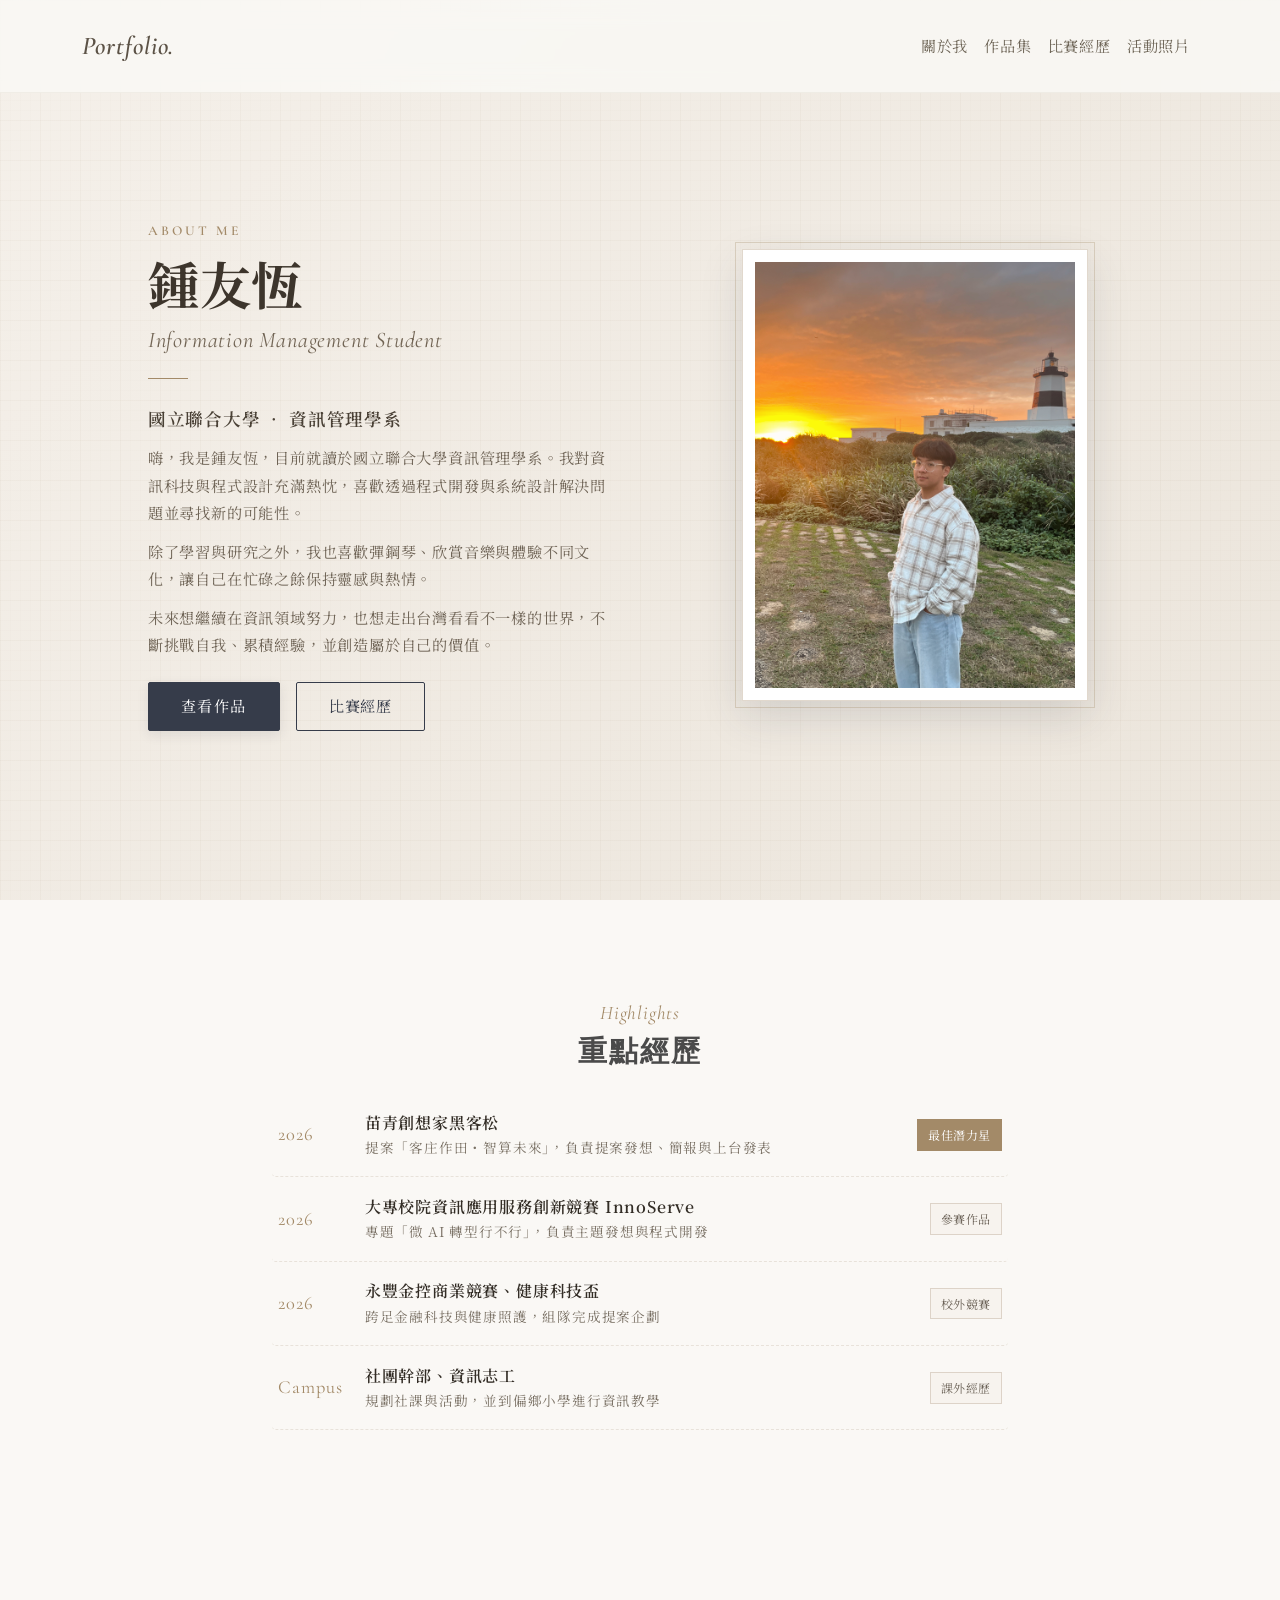
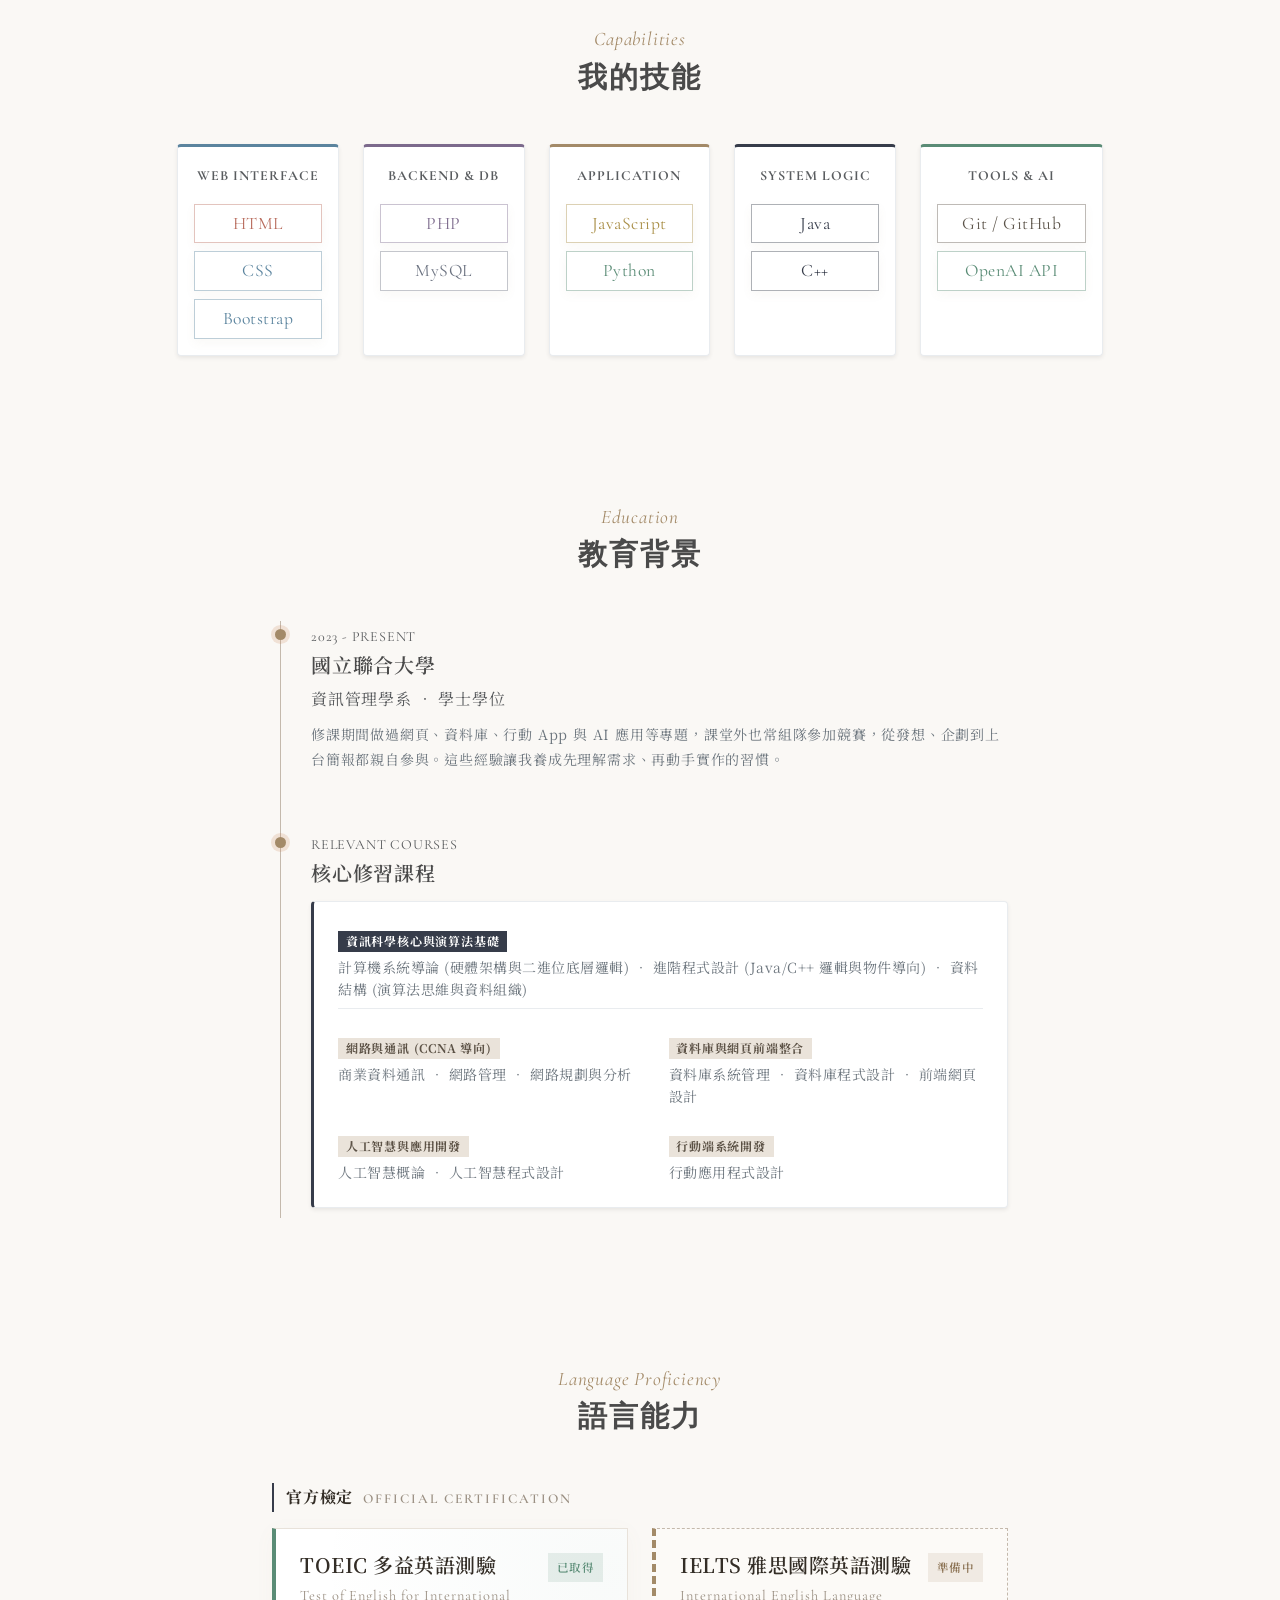
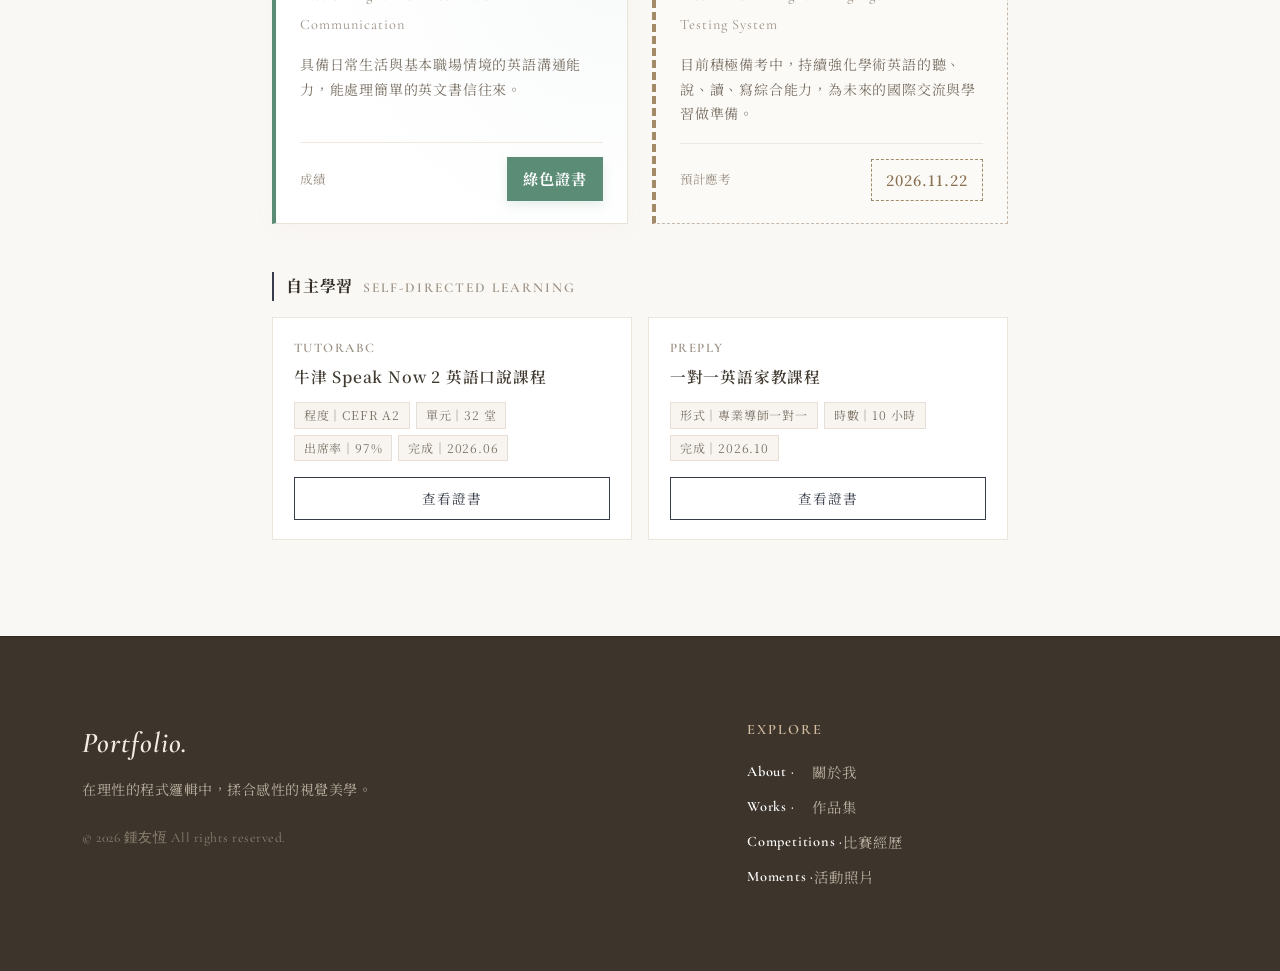
<file: index.html>
<!DOCTYPE html>
<html lang="zh-Hant">

<head>
    <meta charset="UTF-8">
    <meta name="viewport" content="width=device-width, initial-scale=1.0">
    <title>鍾友恆 | 個人作品集</title>
    <meta name="description" content="資訊管理學系學生鍾友恆的個人作品集：專題實作、課程作品、競賽經歷與課外活動。">
    <meta property="og:type" content="website">
    <meta property="og:title" content="鍾友恆 | 個人作品集">
    <meta property="og:description" content="資訊管理學系學生鍾友恆的個人作品集：專題實作、課程作品、競賽經歷與課外活動。">
    <meta property="og:url" content="https://ivan950530-cell.github.io/">
    <meta property="og:image" content="https://ivan950530-cell.github.io/images/frontend-cover.jpg">
    <meta name="twitter:card" content="summary_large_image">
    <link rel="icon" href="images/favicon.svg" type="image/svg+xml">

    <link
        href="https://fonts.googleapis.com/css2?family=Cormorant+Garamond:ital,wght@0,400;0,600;1,400&family=Noto+Serif+TC:wght@400;600;700&display=swap"
        rel="stylesheet">
    <link href="https://cdn.jsdelivr.net/npm/bootstrap@5.3.3/dist/css/bootstrap.min.css" rel="stylesheet">
    <link rel="stylesheet" href="style.css">
    <script>document.documentElement.classList.add('js-anim');</script>

    <style>
        /* 專屬文青風時間軸與微調樣式 */
        .timeline-item {
            position: relative;
            border-left: 1px solid #c4b9ac;
            padding-left: 30px;
            padding-bottom: 40px;
        }

        .timeline-item::before {
            content: '';
            position: absolute;
            left: -6px;
            top: 8px;
            width: 11px;
            height: 11px;
            background-color: #a38a68;
            border-radius: 50%;
        }

        .honor-list li {
            border-bottom: 1px dashed #e8e2da;
            padding: 15px 0;
        }

        /* ===== 時間軸動畫：捲動到這裡時，線條往下畫出、圓點彈出、文字依序淡入 ===== */
        /* 只有 JavaScript 正常執行時（html 有 js-anim）才套用，避免動畫失效時內容消失 */
        .js-anim .timeline-item {
            border-left-color: transparent;
        }

        /* 用 ::after 取代原本的左邊框，才能做出「由上往下畫」的效果 */
        .js-anim .timeline-item::after {
            content: '';
            position: absolute;
            left: -1px;
            top: 0;
            bottom: 0;
            width: 1px;
            background-color: #c4b9ac;
            transform: scaleY(0);
            transform-origin: top;
            transition: transform 1s cubic-bezier(0.4, 0, 0.2, 1);
        }

        .js-anim .timeline-item::before {
            z-index: 1;
            transform: scale(0);
            transition: transform 0.5s cubic-bezier(0.34, 1.56, 0.64, 1) 0.15s;
        }

        .js-anim .timeline-item > * {
            opacity: 0;
            transform: translateX(14px);
            transition: opacity 0.7s ease, transform 0.7s ease;
        }

        .js-anim .timeline-item > *:nth-child(1) { transition-delay: 0.3s; }
        .js-anim .timeline-item > *:nth-child(2) { transition-delay: 0.42s; }
        .js-anim .timeline-item > *:nth-child(3) { transition-delay: 0.54s; }
        .js-anim .timeline-item > *:nth-child(4) { transition-delay: 0.66s; }

        .js-anim .timeline-item.in-view::after {
            transform: scaleY(1);
        }

        .js-anim .timeline-item.in-view::before {
            transform: scale(1);
            animation: timeline-pulse 2.8s ease-out 0.8s infinite;
        }

        .js-anim .timeline-item.in-view > * {
            opacity: 1;
            transform: none;
        }

        /* 圓點外圈的呼吸光暈（用 outline 做，保留 style.css 原本的光暈陰影） */
        @keyframes timeline-pulse {
            0%   { outline: 1px solid rgba(163, 138, 104, 0.45); outline-offset: 0; }
            70%  { outline: 1px solid rgba(163, 138, 104, 0); outline-offset: 8px; }
            100% { outline: 1px solid rgba(163, 138, 104, 0); outline-offset: 8px; }
        }

        /* 系統設定「減少動態效果」時，直接顯示、不播動畫 */
        @media (prefers-reduced-motion: reduce) {
            .js-anim .timeline-item::after,
            .js-anim .timeline-item::before,
            .js-anim .timeline-item > * {
                transition: none !important;
                animation: none !important;
            }
        }

        /* 自我介紹分段：段落間距比一般段落小，讀起來仍是同一塊 */
        .hero-intro-text p {
            margin-bottom: 0.75em;
        }

        .hero-intro-text p:last-child {
            margin-bottom: 0;
        }

        /* ===== 照片原地展開放大 ===== */
        .zoomable {
            cursor: zoom-in;
            transition: opacity 0.3s ease, filter 0.3s ease;
        }

        .zoomable:hover {
            filter: brightness(1.03);
        }

        /* 米白色半透明背景＋輕微模糊 */
        .zoom-overlay {
            position: fixed;
            inset: 0;
            z-index: 2000;
            background: rgba(250, 248, 245, 0.9);
            backdrop-filter: blur(8px);
            -webkit-backdrop-filter: blur(8px);
            opacity: 0;
            pointer-events: none;
            transition: opacity 0.45s ease;
            cursor: zoom-out;
        }

        .zoom-overlay.active {
            opacity: 1;
            pointer-events: auto;
        }

        /* 移動中的照片 */
        .zoom-clone {
            position: fixed;
            z-index: 2001;
            object-fit: cover;
            cursor: zoom-out;
            box-shadow: 0 0 0 rgba(110, 95, 80, 0);
            transition:
                top 0.5s cubic-bezier(0.2, 0.8, 0.2, 1),
                left 0.5s cubic-bezier(0.2, 0.8, 0.2, 1),
                width 0.5s cubic-bezier(0.2, 0.8, 0.2, 1),
                height 0.5s cubic-bezier(0.2, 0.8, 0.2, 1),
                border-radius 0.5s ease,
                box-shadow 0.5s ease;
        }

        .zoom-clone.expanded {
            box-shadow: 0 25px 60px rgba(110, 95, 80, 0.22);
        }

        /* 關閉提示 */
        .zoom-hint {
            position: fixed;
            left: 50%;
            bottom: 24px;
            transform: translateX(-50%);
            z-index: 2002;
            font-family: 'Cormorant Garamond', serif;
            font-size: 0.85rem;
            letter-spacing: 2px;
            color: #9a8f82;
            opacity: 0;
            pointer-events: none;
            transition: opacity 0.4s ease 0.15s;
        }

        .zoom-overlay.active~.zoom-hint {
            opacity: 1;
        }

        @media (prefers-reduced-motion: reduce) {

            .zoom-clone,
            .zoom-overlay {
                transition-duration: 0.01s;
            }
        }

        /* ===== 語言能力區塊 ===== */

        /* 分層小標 */
        .lang-tier-label {
            display: flex;
            align-items: baseline;
            gap: 10px;
            margin-bottom: 1rem;
            padding-left: 12px;
            border-left: 2px solid #363c4a;
        }

        .lang-tier-label .en {
            font-family: 'Cormorant Garamond', serif;
            font-size: 0.85rem;
            font-weight: 600;
            letter-spacing: 2px;
            text-transform: uppercase;
            color: #9a8f82;
        }

        .lang-tier-label .zh {
            font-weight: 700;
            font-size: 1rem;
            color: #332d26;
        }

        /* 上層：官方檢定卡片 */
        .cert-card {
            background: #ffffff;
            border: 1px solid #e8e2da;
            padding: 1.5rem 1.5rem 1.4rem;
            height: 100%;
            display: flex;
            flex-direction: column;
            box-shadow: 0 4px 20px rgba(163, 138, 104, 0.04);
            transition: all 0.35s ease;
        }

        .cert-card:hover {
            transform: translateY(-4px);
            box-shadow: 0 12px 30px rgba(110, 95, 80, 0.08);
        }

        .cert-card.is-done {
            border-left: 4px solid #5a8c76;
            background-image: radial-gradient(circle at 95% 15%, rgba(90, 140, 118, 0.04) 0%, transparent 70%);
        }

        /* 準備中：虛線、色調較淡 */
        .cert-card.is-pending {
            border: 1px dashed #c4b9ac;
            border-left: 4px dashed #a38a68;
            background: #fcfaf7;
            box-shadow: none;
        }

        .cert-card .cert-name {
            font-weight: 600;
            color: #332d26;
            letter-spacing: 0.5px;
            margin-bottom: 0.2rem;
        }

        .cert-card .cert-name-en {
            font-family: 'Cormorant Garamond', serif;
            font-size: 0.9rem;
            color: #9a8f82;
            letter-spacing: 1px;
        }

        .cert-card .cert-desc {
            font-size: 0.875rem;
            color: #7a7165;
            line-height: 1.75;
            margin: 0.9rem 0 1.1rem;
            flex-grow: 1;
        }

        .cert-status {
            font-size: 0.72rem;
            font-weight: 600;
            letter-spacing: 0.5px;
            padding: 4px 9px;
            white-space: nowrap;
        }

        .cert-status.done {
            background: rgba(90, 140, 118, 0.14);
            color: #5a8c76;
        }

        .cert-status.pending {
            background: rgba(163, 138, 104, 0.14);
            color: #8a7152;
        }

        .cert-result {
            display: flex;
            align-items: center;
            justify-content: space-between;
            gap: 10px;
            border-top: 1px solid #eee8e0;
            padding-top: 0.9rem;
        }

        .cert-result .label {
            font-size: 0.78rem;
            color: #9a8f82;
            letter-spacing: 0.5px;
        }

        .cert-score {
            background: #5a8c76;
            color: #ffffff;
            font-family: 'Noto Serif TC', serif;
            font-size: 0.95rem;
            font-weight: 700;
            letter-spacing: 1px;
            padding: 8px 16px;
            box-shadow: 0 4px 10px rgba(90, 140, 118, 0.15);
        }

        .cert-date {
            border: 1px dashed #a38a68;
            color: #8a7152;
            font-family: 'Noto Serif TC', serif;
            font-size: 0.9rem;
            font-weight: 600;
            letter-spacing: 1px;
            padding: 7px 14px;
        }

        /* 下層：自主學習卡片（較輕的樣式） */
        .learn-card {
            background: #ffffff;
            border: 1px solid #ece6de;
            padding: 1.2rem 1.3rem;
            height: 100%;
            display: flex;
            flex-direction: column;
            transition: all 0.35s ease;
        }

        .learn-card:hover {
            border-color: #c4b9ac;
        }

        .learn-card .learn-platform {
            font-family: 'Cormorant Garamond', serif;
            font-size: 0.82rem;
            font-weight: 600;
            letter-spacing: 1.5px;
            text-transform: uppercase;
            color: #9a8f82;
        }

        .learn-card .learn-title {
            font-size: 0.98rem;
            font-weight: 600;
            color: #423b32;
            margin: 0.3rem 0 0.8rem;
            line-height: 1.5;
        }

        .learn-meta {
            display: flex;
            flex-wrap: wrap;
            gap: 6px;
            margin-bottom: 1rem;
            flex-grow: 1;
            align-content: flex-start;
        }

        .learn-meta span {
            font-size: 0.75rem;
            color: #7c7367;
            background: #f8f5f1;
            border: 1px solid #e7dfd5;
            padding: 4px 9px;
            line-height: 1.4;
        }

        .btn-cert {
            width: 100%;
            background: transparent;
            border: 1px solid #363c4a;
            color: #363c4a;
            font-size: 0.85rem;
            letter-spacing: 0.8px;
            padding: 8px 14px;
            border-radius: 0;
            transition: all 0.3s ease;
        }

        .btn-cert:hover {
            background: #363c4a;
            color: #ffffff;
        }

        /* 證書預覽 */
        #certViewer img {
            max-width: 100%;
            max-height: 75vh;
            display: block;
            margin: 0 auto;
        }

        #certViewer iframe {
            width: 100%;
            height: 75vh;
            border: 0;
        }

        /* ===== 重點經歷 ===== */
        .highlight-list li {
            padding: 0;
        }

        .highlight-link {
            display: flex;
            align-items: center;
            gap: 1.2rem;
            padding: 1.1rem 0.4rem;
            color: inherit;
            text-decoration: none;
            transition: background-color 0.3s ease, padding 0.3s ease;
        }

        .highlight-link:hover {
            background-color: rgba(163, 138, 104, 0.06);
            padding-left: 0.9rem;
        }

        .hl-year {
            flex: 0 0 4.2rem;
            font-family: 'Cormorant Garamond', serif;
            font-size: 1.15rem;
            letter-spacing: 1px;
            color: #a38a68;
        }

        .hl-body {
            flex: 1;
            min-width: 0;
        }

        .hl-title {
            display: block;
            font-weight: 600;
            color: #332d26;
            line-height: 1.5;
        }

        .hl-desc {
            display: block;
            margin-top: 0.15rem;
            font-size: 0.85rem;
            color: #7a7165;
            line-height: 1.6;
        }

        .hl-tag {
            flex: 0 0 auto;
            font-size: 0.75rem;
            letter-spacing: 0.5px;
            padding: 4px 10px;
            color: #6b6257;
            background: #f7f3ee;
            border: 1px solid #ddd3c8;
            white-space: nowrap;
        }

        .hl-tag.hl-award {
            color: #ffffff;
            background: #a38a68;
            border-color: #a38a68;
        }

        @media (max-width: 575.98px) {
            .highlight-link {
                flex-wrap: wrap;
                gap: 0.3rem 0.8rem;
            }

            .hl-year {
                flex-basis: auto;
            }

            .hl-body {
                flex-basis: 100%;
                order: 3;
            }
        }

        /* ===== 捲動淡入：區塊進入畫面時由下往上淡入 ===== */
        .js-anim .reveal {
            opacity: 0;
            transform: translateY(18px);
            transition: opacity 0.7s ease, transform 0.7s ease;
            transition-delay: var(--reveal-delay, 0s);
        }

        .js-anim .reveal.in-view {
            opacity: 1;
            transform: none;
        }

        @media (prefers-reduced-motion: reduce) {
            .js-anim .reveal {
                opacity: 1;
                transform: none;
                transition: none;
            }
        }
    </style>
</head>

<body>

    <!-- 導覽列 -->
    <nav class="navbar navbar-expand-lg fixed-top custom-navbar navbar-light">
        <div class="container">
            <a class="navbar-brand" href="index.html"><span class="brand-text">Portfolio.</span></a>
            <button class="navbar-toggler border-0" type="button" data-bs-toggle="collapse" data-bs-target="#navbarNav"
                aria-controls="navbarNav" aria-expanded="false" aria-label="Toggle navigation">
                <span class="navbar-toggler-icon"></span>
            </button>
            <div class="collapse navbar-collapse" id="navbarNav">
                <ul class="navbar-nav ms-auto">
                    <li class="nav-item"><a class="nav-link" href="index.html">關於我</a></li>
                    <li class="nav-item"><a class="nav-link" href="projects.html">作品集</a></li>
                    <li class="nav-item"><a class="nav-link" href="competitions.html">比賽經歷</a></li>
                    <li class="nav-item"><a class="nav-link" href="gallery.html">活動照片</a></li>
                </ul>
            </div>
        </div>
    </nav>

    <!-- 主視覺區塊 (Hero Section) -->
    <section class="hero">
        <div class="container">
            <div class="row align-items-center justify-content-center hero-row">
                <div class="col-lg-6 hero-text-area">
                    <div class="hero-badge-top">ABOUT ME</div>
                    <h1 class="hero-title">鍾友恆</h1>
                    <h4 class="hero-subtitle">Information Management Student</h4>
                    <div class="hero-divider-left"></div>
                    <p class="hero-desc">國立聯合大學 ‧ 資訊管理學系</p>
                    <div class="hero-intro-text">
                        <p>嗨，我是鍾友恆，目前就讀於國立聯合大學資訊管理學系。我對資訊科技與程式設計充滿熱忱，喜歡透過程式開發與系統設計解決問題並尋找新的可能性。</p>
                        <p>除了學習與研究之外，我也喜歡彈鋼琴、欣賞音樂與體驗不同文化，讓自己在忙碌之餘保持靈感與熱情。</p>
                        <p>未來想繼續在資訊領域努力，也想走出台灣看看不一樣的世界，不斷挑戰自我、累積經驗，並創造屬於自己的價值。</p>
                    </div>

                    <div class="mt-4 d-flex gap-3 justify-content-start hero-btns">
                        <a href="projects.html" class="btn btn-custom-dark btn-lg">查看作品</a>
                        <a href="competitions.html" class="btn btn-custom-outline btn-lg">比賽經歷</a>
                    </div>
                </div>

                <div class="col-lg-5 col-md-8 text-center hero-image-area">
                    <div class="profile-frame">
                        <!-- 加上 zoomable 的圖片點擊後會放大 -->
                        <img src="images/S__489340938.jpg" alt="鍾友恆個人照片" class="profile-image zoomable"
                            title="點擊放大">
                    </div>
                </div>
            </div>
        </div>
    </section>

    <!-- ===== 重點經歷 ===== -->
    <section class="container py-5 section-padding">
        <div class="row justify-content-center">
            <div class="col-lg-8">
                <div class="text-center mb-4 reveal">
                    <span class="section-subtitle-en">Highlights</span>
                    <h2 class="section-title">重點經歷</h2>
                </div>

                <ul class="list-unstyled honor-list highlight-list mb-0">
                    <li class="reveal">
                        <a href="competitions.html" class="highlight-link">
                            <span class="hl-year">2026</span>
                            <span class="hl-body">
                                <span class="hl-title">苗青創想家黑客松</span>
                                <span class="hl-desc">提案「客庄作田・智算未來」，負責提案發想、簡報與上台發表</span>
                            </span>
                            <span class="hl-tag hl-award">最佳潛力星</span>
                        </a>
                    </li>
                    <li class="reveal">
                        <a href="projects.html#capstone" class="highlight-link">
                            <span class="hl-year">2026</span>
                            <span class="hl-body">
                                <span class="hl-title">大專校院資訊應用服務創新競賽 InnoServe</span>
                                <span class="hl-desc">專題「微 AI 轉型行不行」，負責主題發想與程式開發</span>
                            </span>
                            <span class="hl-tag">參賽作品</span>
                        </a>
                    </li>
                    <li class="reveal">
                        <a href="competitions.html" class="highlight-link">
                            <span class="hl-year">2026</span>
                            <span class="hl-body">
                                <span class="hl-title">永豐金控商業競賽、健康科技盃</span>
                                <span class="hl-desc">跨足金融科技與健康照護，組隊完成提案企劃</span>
                            </span>
                            <span class="hl-tag">校外競賽</span>
                        </a>
                    </li>
                    <li class="reveal">
                        <a href="gallery.html" class="highlight-link">
                            <span class="hl-year">Campus</span>
                            <span class="hl-body">
                                <span class="hl-title">社團幹部、資訊志工</span>
                                <span class="hl-desc">規劃社課與活動，並到偏鄉小學進行資訊教學</span>
                            </span>
                            <span class="hl-tag">課外經歷</span>
                        </a>
                    </li>
                </ul>
            </div>
        </div>
    </section>

    <!-- 技能區塊 -->
    <section class="container py-5 section-padding">
        <div class="text-center mb-5 reveal">
            <span class="section-subtitle-en">Capabilities</span>
            <h2 class="section-title">我的技能</h2>
        </div>

        <div class="row justify-content-center">
            <div class="col-lg-10">
                <div class="row g-4 justify-content-center">

                    <!-- 前端網頁設計 -->
                    <div class="col-6 col-md-4 col-lg text-center reveal">
                        <div class="p-3 bg-white border border-light-subtle rounded-1 h-100 shadow-sm"
                            style="border-top: 3px solid #5b849e !important;">
                            <span class="d-block small text-muted mb-3 fw-bold"
                                style="letter-spacing: 1px; font-family: 'Cormorant Garamond', serif;">WEB
                                INTERFACE</span>
                            <div class="d-flex flex-column gap-2 align-items-center">
                                <span class="badge skill-badge html-badge w-100 m-0 justify-content-center">HTML</span>
                                <span class="badge skill-badge css-badge w-100 m-0 justify-content-center">CSS</span>
                                <span class="badge skill-badge w-100 m-0 justify-content-center"
                                    style="color: #5b849e !important; border-color: rgba(91, 132, 158, 0.4) !important; background: transparent;">Bootstrap</span>
                            </div>
                        </div>
                    </div>

                    <!-- 後端與資料庫 -->
                    <div class="col-6 col-md-4 col-lg text-center reveal">
                        <div class="p-3 bg-white border border-light-subtle rounded-1 h-100 shadow-sm"
                            style="border-top: 3px solid #7c6a8c !important;">
                            <span class="d-block small text-muted mb-3 fw-bold"
                                style="letter-spacing: 1px; font-family: 'Cormorant Garamond', serif;">BACKEND &
                                DB</span>
                            <div class="d-flex flex-column gap-2 align-items-center">
                                <span class="badge skill-badge php-badge w-100 m-0 justify-content-center">PHP</span>
                                <span class="badge skill-badge w-100 m-0 justify-content-center"
                                    style="color: #6b7280 !important; border-color: rgba(107, 114, 128, 0.4) !important; background: transparent;">MySQL</span>
                            </div>
                        </div>
                    </div>

                    <!-- 邏輯與核心開發 -->
                    <div class="col-6 col-md-4 col-lg text-center reveal">
                        <div class="p-3 bg-white border border-light-subtle rounded-1 h-100 shadow-sm"
                            style="border-top: 3px solid #a38a68 !important;">
                            <span class="d-block small text-muted mb-3 fw-bold"
                                style="letter-spacing: 1px; font-family: 'Cormorant Garamond', serif;">APPLICATION</span>
                            <div class="d-flex flex-column gap-2 align-items-center">
                                <span
                                    class="badge skill-badge js-badge w-100 m-0 justify-content-center">JavaScript</span>
                                <span class="badge skill-badge py-badge w-100 m-0 justify-content-center">Python</span>
                            </div>
                        </div>
                    </div>

                    <!-- 物件導向與系統開發 -->
                    <div class="col-6 col-md-4 col-lg text-center reveal">
                        <div class="p-3 bg-white border border-light-subtle rounded-1 h-100 shadow-sm"
                            style="border-top: 3px solid #363c4a !important;">
                            <span class="d-block small text-muted mb-3 fw-bold"
                                style="letter-spacing: 1px; font-family: 'Cormorant Garamond', serif;">SYSTEM
                                LOGIC</span>
                            <div class="d-flex flex-column gap-2 align-items-center">
                                <span class="badge skill-badge w-100 m-0 justify-content-center"
                                    style="color: #363c4a !important; border-color: rgba(54, 60, 74, 0.4) !important; background: transparent;">Java</span>
                                <span class="badge skill-badge w-100 m-0 justify-content-center"
                                    style="color: #363c4a !important; border-color: rgba(54, 60, 74, 0.4) !important; background: transparent;">C++</span>
                            </div>
                        </div>
                    </div>

                    <!-- 開發工具與 AI -->
                    <div class="col-6 col-md-4 col-lg text-center reveal">
                        <div class="p-3 bg-white border border-light-subtle rounded-1 h-100 shadow-sm"
                            style="border-top: 3px solid #5a8c76 !important;">
                            <span class="d-block small text-muted mb-3 fw-bold"
                                style="letter-spacing: 1px; font-family: 'Cormorant Garamond', serif;">TOOLS &
                                AI</span>
                            <div class="d-flex flex-column gap-2 align-items-center">
                                <span class="badge skill-badge w-100 m-0 justify-content-center"
                                    style="color: #5c544a !important; border-color: rgba(92, 84, 74, 0.4) !important; background: transparent;">Git / GitHub</span>
                                <span class="badge skill-badge w-100 m-0 justify-content-center"
                                    style="color: #5a8c76 !important; border-color: rgba(90, 140, 118, 0.4) !important; background: transparent;">OpenAI API</span>
                            </div>
                        </div>
                    </div>

                </div>
            </div>
        </div>
    </section>

    <!-- 教育背景 -->
    <section class="container py-5">
        <div class="row justify-content-center">
            <div class="col-lg-8">
                <div class="text-center mb-5 reveal">
                    <span class="section-subtitle-en">Education</span>
                    <h2 class="section-title">教育背景</h2>
                </div>

                <div class="timeline-container ms-2">
                    <div class="timeline-item">
                        <span class="text-muted small" style="font-family: 'Cormorant Garamond', serif;">2023 -
                            PRESENT</span>
                        <h5 class="mt-1 mb-2" style="font-weight: 600;">國立聯合大學</h5>
                        <p class="text-muted mb-2">資訊管理學系 ‧ 學士學位</p>
                        <p class="small text-secondary">修課期間做過網頁、資料庫、行動 App 與 AI 應用等專題，課堂外也常組隊參加競賽，從發想、企劃到上台簡報都親自參與。這些經驗讓我養成先理解需求、再動手實作的習慣。</p>
                    </div>
                    <div class="timeline-item" style="padding-bottom: 10px;">
                        <span class="text-muted small" style="font-family: 'Cormorant Garamond', serif;">RELEVANT
                            COURSES</span>
                        <h5 class="mt-1 mb-3" style="font-weight: 600;">核心修習課程</h5>

                        <div class="p-4 bg-white border border-light-subtle rounded-1 shadow-sm"
                            style="border-left: 3px solid #363c4a !important;">
                            <div class="row g-3">

                                <div class="col-12">
                                    <div class="mb-2 pb-2 border-bottom border-light-subtle">
                                        <span class="badge rounded-0 mb-1"
                                            style="background-color: #363c4a; color: #ffffff; font-size: 0.75rem;">資訊科學核心與演算法基礎</span>
                                        <p class="small text-secondary mb-0"
                                            style="line-height: 1.6; letter-spacing: 0.5px;">
                                            計算機系統導論 (硬體架構與二進位底層邏輯) ‧ 進階程式設計 (Java/C++ 邏輯與物件導向) ‧ 資料結構 (演算法思維與資料組織)
                                        </p>
                                    </div>
                                </div>

                                <div class="col-12 col-md-6">
                                    <div class="mb-2">
                                        <span class="badge rounded-0 mb-1"
                                            style="background-color: #eae3da; color: #5c5246; font-size: 0.75rem;">網路與通訊
                                            (CCNA 導向)</span>
                                        <p class="small text-secondary mb-0"
                                            style="line-height: 1.6; letter-spacing: 0.5px;">
                                            商業資料通訊 ‧ 網路管理 ‧ 網路規劃與分析
                                        </p>
                                    </div>
                                </div>

                                <div class="col-12 col-md-6">
                                    <div class="mb-2">
                                        <span class="badge rounded-0 mb-1"
                                            style="background-color: #eae3da; color: #5c5246; font-size: 0.75rem;">資料庫與網頁前端整合</span>
                                        <p class="small text-secondary mb-0"
                                            style="line-height: 1.6; letter-spacing: 0.5px;">
                                            資料庫系統管理 ‧ 資料庫程式設計 ‧ 前端網頁設計
                                        </p>
                                    </div>
                                </div>

                                <div class="col-12 col-md-6">
                                    <div class="mb-0">
                                        <span class="badge rounded-0 mb-1"
                                            style="background-color: #eae3da; color: #5c5246; font-size: 0.75rem;">人工智慧與應用開發</span>
                                        <p class="small text-secondary mb-0"
                                            style="line-height: 1.6; letter-spacing: 0.5px;">
                                            人工智慧概論 ‧ 人工智慧程式設計
                                        </p>
                                    </div>
                                </div>

                                <div class="col-12 col-md-6">
                                    <div class="mb-0">
                                        <span class="badge rounded-0 mb-1"
                                            style="background-color: #eae3da; color: #5c5246; font-size: 0.75rem;">行動端系統開發</span>
                                        <p class="small text-secondary mb-0"
                                            style="line-height: 1.6; letter-spacing: 0.5px;">
                                            行動應用程式設計
                                        </p>
                                    </div>
                                </div>
                            </div>
                        </div>

                    </div>
                </div>
            </div>
        </div>
    </section>

    <!-- ===== 語言能力（官方檢定 + 自主學習） ===== -->
    <section class="container py-5 section-padding">
        <div class="row justify-content-center">
            <div class="col-lg-8">
                <div class="text-center mb-5 reveal">
                    <span class="section-subtitle-en">Language Proficiency</span>
                    <h2 class="section-title">語言能力</h2>
                </div>

                <!-- 上層：官方檢定 -->
                <div class="lang-tier-label reveal">
                    <span class="zh">官方檢定</span>
                    <span class="en">Official Certification</span>
                </div>

                <div class="row g-4 mb-5">

                    <!-- TOEIC（已取得） -->
                    <div class="col-md-6 reveal">
                        <div class="cert-card is-done">
                            <div class="d-flex justify-content-between align-items-start gap-2">
                                <div>
                                    <h5 class="cert-name">TOEIC 多益英語測驗</h5>
                                    <span class="cert-name-en">Test of English for International Communication</span>
                                </div>
                                <span class="cert-status done">已取得</span>
                            </div>
                            <p class="cert-desc">
                                具備日常生活與基本職場情境的英語溝通能力，能處理簡單的英文書信往來。
                            </p>
                            <div class="cert-result">
                                <span class="label">成績</span>
                                <span class="cert-score">綠色證書</span>
                            </div>
                        </div>
                    </div>

                    <!-- IELTS（準備中） -->
                    <!-- 成績出來後：把 is-pending 改成 is-done、狀態改「已取得」、日期框換成 cert-score 並填上 Band 分數 -->
                    <div class="col-md-6 reveal">
                        <div class="cert-card is-pending">
                            <div class="d-flex justify-content-between align-items-start gap-2">
                                <div>
                                    <h5 class="cert-name">IELTS 雅思國際英語測驗</h5>
                                    <span class="cert-name-en">International English Language Testing System</span>
                                </div>
                                <span class="cert-status pending">準備中</span>
                            </div>
                            <p class="cert-desc">
                                目前積極備考中，持續強化學術英語的聽、說、讀、寫綜合能力，為未來的國際交流與學習做準備。
                            </p>
                            <div class="cert-result">
                                <span class="label">預計應考</span>
                                <span class="cert-date">2026.11.22</span>
                            </div>
                        </div>
                    </div>

                </div>

                <!-- 下層：自主學習 -->
                <div class="lang-tier-label reveal">
                    <span class="zh">自主學習</span>
                    <span class="en">Self-Directed Learning</span>
                </div>

                <div class="row g-3">

                    <!-- TutorABC：Speak Now 2 完課證明 -->
                    <div class="col-md-6 reveal">
                        <div class="learn-card">
                            <span class="learn-platform">TutorABC</span>
                            <h6 class="learn-title">牛津 Speak Now 2 英語口說課程</h6>
                            <div class="learn-meta">
                                <span>程度｜CEFR A2</span>
                                <span>單元｜32 堂</span>
                                <span>出席率｜97%</span>
                                <span>完成｜2026.06</span>
                            </div>
                            <button class="btn-cert" onclick="openCert('images/cert-tutorabc.jpg', 'TutorABC Speak Now 2 完課證明')">
                                查看證書
                            </button>
                        </div>
                    </div>

                    <!-- Preply：一對一英語家教 -->
                    <div class="col-md-6 reveal">
                        <div class="learn-card">
                            <span class="learn-platform">Preply</span>
                            <h6 class="learn-title">一對一英語家教課程</h6>
                            <div class="learn-meta">
                                <span>形式｜專業導師一對一</span>
                                <span>時數｜10 小時</span>
                                <span>完成｜2026.10</span>
                            </div>
                            <button class="btn-cert" onclick="openCert('images/cert-preply.jpg', 'Preply 英語課程成就證書')">
                                查看證書
                            </button>
                        </div>
                    </div>

                </div>

            </div>
        </div>
    </section>

    <!-- 照片放大用的背景與提示 -->
    <div class="zoom-overlay" id="zoomOverlay" aria-hidden="true"></div>
    <div class="zoom-hint" aria-hidden="true">CLICK ANYWHERE TO CLOSE</div>

    <!-- 證書預覽 Modal -->
    <div class="modal fade" id="certModal" tabindex="-1" aria-hidden="true">
        <div class="modal-dialog modal-lg modal-dialog-centered">
            <div class="modal-content">
                <div class="modal-header">
                    <h5 class="modal-title" id="certModalTitle">證書預覽</h5>
                    <button type="button" class="btn-close" data-bs-dismiss="modal"></button>
                </div>
                <div class="modal-body p-3" id="certViewer"></div>
            </div>
        </div>
    </div>

    <!-- 頁尾 -->
    <footer class="footer-section py-5">
        <div class="container">
            <div class="row gy-4 align-items-start justify-content-between">
                <div class="col-lg-5 footer-brand-area text-center text-lg-start">
                    <span class="footer-brand-text">Portfolio.</span>
                    <p class="footer-tagline mt-2">在理性的程式邏輯中，揉合感性的視覺美學。</p>
                    <p class="footer-copyright mb-0 mt-4 d-none d-lg-block">© 2026 鍾友恆 All rights reserved.</p>
                </div>
                <div class="col-lg-5 footer-info-area">
                    <div class="footer-info-box">
                        <span class="footer-info-title text-center text-lg-start d-block mb-3">EXPLORE</span>
                        <ul class="list-unstyled footer-contact-list">
                            <li class="d-flex align-items-center justify-content-center justify-content-lg-start mb-2">
                                <span class="contact-label">About ‧</span>
                                <a href="index.html" class="contact-link">關於我</a>
                            </li>
                            <li class="d-flex align-items-center justify-content-center justify-content-lg-start mb-2">
                                <span class="contact-label">Works ‧</span>
                                <a href="projects.html" class="contact-link">作品集</a>
                            </li>
                            <li class="d-flex align-items-center justify-content-center justify-content-lg-start mb-2">
                                <span class="contact-label">Competitions ‧</span>
                                <a href="competitions.html" class="contact-link">比賽經歷</a>
                            </li>
                            <li class="d-flex align-items-center justify-content-center justify-content-lg-start mb-2">
                                <span class="contact-label">Moments ‧</span>
                                <a href="gallery.html" class="contact-link">活動照片</a>
                            </li>
                        </ul>
                    </div>
                </div>
                <div class="col-12 text-center d-lg-none pt-3 border-top border-light-subtle">
                    <p class="footer-copyright mb-0">© 2026 鍾友恆 All rights reserved.</p>
                </div>
            </div>
        </div>
    </footer>

    <script src="https://cdn.jsdelivr.net/npm/bootstrap@5.3.3/dist/js/bootstrap.bundle.min.js"></script>
    <script>
        // ===== 照片原地展開：頁面上所有加了 class="zoomable" 的圖片都適用 =====
        (function () {
            const overlay = document.getElementById('zoomOverlay');
            let current = null;   // { img, clone }
            let closing = false;

            // 計算放大後的位置：保持原圖比例，最大佔畫面 88% 寬、85% 高
            function targetRect(img) {
                const vw = window.innerWidth, vh = window.innerHeight;
                const ratio = img.naturalWidth / img.naturalHeight || 1;
                let w = Math.min(vw * 0.88, img.naturalWidth || vw);
                let h = w / ratio;
                if (h > vh * 0.85) { h = vh * 0.85; w = h * ratio; }
                return { top: (vh - h) / 2, left: (vw - w) / 2, width: w, height: h };
            }

            function place(el, r) {
                el.style.top = r.top + 'px';
                el.style.left = r.left + 'px';
                el.style.width = r.width + 'px';
                el.style.height = r.height + 'px';
            }

            function open(img) {
                if (current) return;
                const start = img.getBoundingClientRect();
                const clone = img.cloneNode();
                clone.className = 'zoom-clone';
                clone.removeAttribute('title');
                clone.style.borderRadius = getComputedStyle(img).borderRadius;
                place(clone, start);
                document.body.appendChild(clone);

                img.style.visibility = 'hidden';
                current = { img, clone };

                // 強制瀏覽器先畫出起點，再開始動畫
                clone.getBoundingClientRect();
                overlay.classList.add('active');
                clone.classList.add('expanded');
                clone.style.borderRadius = '2px';
                place(clone, targetRect(img));

                clone.addEventListener('click', close);
            }

            function close() {
                if (!current || closing) return;
                closing = true;
                const { img, clone } = current;

                overlay.classList.remove('active');
                clone.classList.remove('expanded');
                clone.style.borderRadius = getComputedStyle(img).borderRadius;
                place(clone, img.getBoundingClientRect());

                const done = function () {
                    img.style.visibility = '';
                    clone.remove();
                    current = null;
                    closing = false;
                };
                clone.addEventListener('transitionend', function handler(e) {
                    if (e.propertyName !== 'width') return;
                    clone.removeEventListener('transitionend', handler);
                    done();
                });
                setTimeout(function () { if (current && current.clone === clone) done(); }, 700); // 保險
            }

            document.querySelectorAll('img.zoomable').forEach(function (img) {
                img.addEventListener('click', function () { open(img); });
            });

            overlay.addEventListener('click', close);
            document.addEventListener('keydown', function (e) { if (e.key === 'Escape') close(); });
            window.addEventListener('scroll', close, { passive: true });
            window.addEventListener('resize', function () {
                if (current && !closing) place(current.clone, targetRect(current.img));
            });
        })();

        // ===== 捲動淡入：同一排的元素依序出現，只播一次 =====
        (function () {
            const els = document.querySelectorAll('.reveal');
            // 同一個父元素底下的兄弟依序延遲，產生一個接一個出現的效果
            els.forEach(function (el) {
                const siblings = Array.prototype.filter.call(el.parentElement.children, function (c) {
                    return c.classList.contains('reveal');
                });
                const i = siblings.indexOf(el);
                if (i > 0) el.style.setProperty('--reveal-delay', Math.min(i * 0.08, 0.4) + 's');
            });
            if (!('IntersectionObserver' in window)) {
                els.forEach(function (el) { el.classList.add('in-view'); });
                return;
            }
            const io = new IntersectionObserver(function (entries) {
                entries.forEach(function (entry) {
                    if (entry.isIntersecting) {
                        entry.target.classList.add('in-view');
                        io.unobserve(entry.target);
                    }
                });
            }, { threshold: 0.15, rootMargin: '0px 0px -40px 0px' });
            els.forEach(function (el) { io.observe(el); });
        })();

        // ===== 時間軸動畫：每個節點捲動進入畫面時才播放，只播一次 =====
        (function () {
            const items = document.querySelectorAll('.timeline-item');
            if (!('IntersectionObserver' in window)) {
                items.forEach(function (el) { el.classList.add('in-view'); });
                return;
            }
            const observer = new IntersectionObserver(function (entries) {
                entries.forEach(function (entry) {
                    if (entry.isIntersecting) {
                        entry.target.classList.add('in-view');
                        observer.unobserve(entry.target);
                    }
                });
            }, { threshold: 0.25 });
            items.forEach(function (el) { observer.observe(el); });
        })();

        // 開啟證書預覽：圖片用 <img>，PDF 或 Google Drive 預覽連結用 <iframe>
        function openCert(src, title) {
            const viewer = document.getElementById('certViewer');
            document.getElementById('certModalTitle').textContent = title || '證書預覽';

            const isPdf = src.toLowerCase().endsWith('.pdf') || src.includes('/preview');
            viewer.innerHTML = isPdf
                ? `<iframe src="${src}"></iframe>`
                : `<img loading="lazy" decoding="async" src="${src}" alt="${title || '證書'}">`;

            bootstrap.Modal.getOrCreateInstance(document.getElementById('certModal')).show();
        }

        // 關閉時清空，避免 PDF 持續佔用資源
        document.getElementById('certModal').addEventListener('hidden.bs.modal', function () {
            document.getElementById('certViewer').innerHTML = '';
        });
    </script>
</body>

</html>
</file>
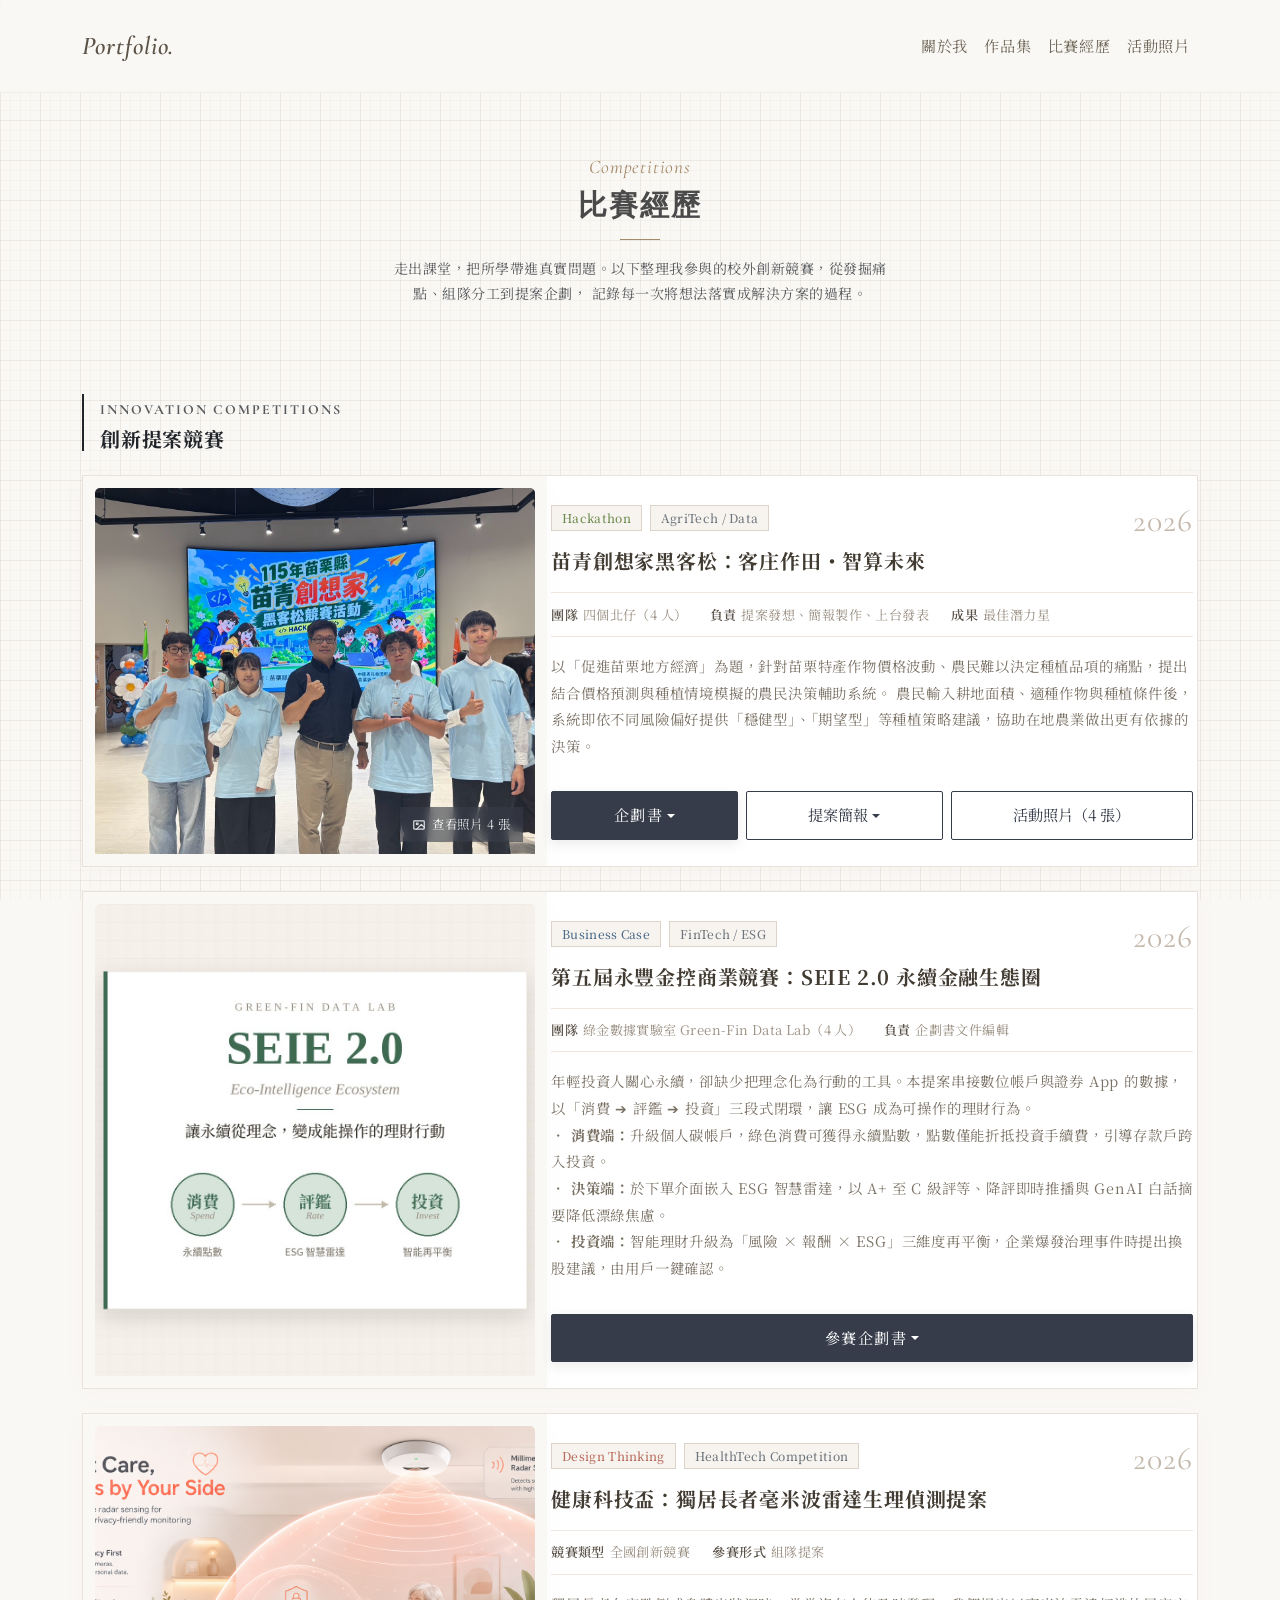
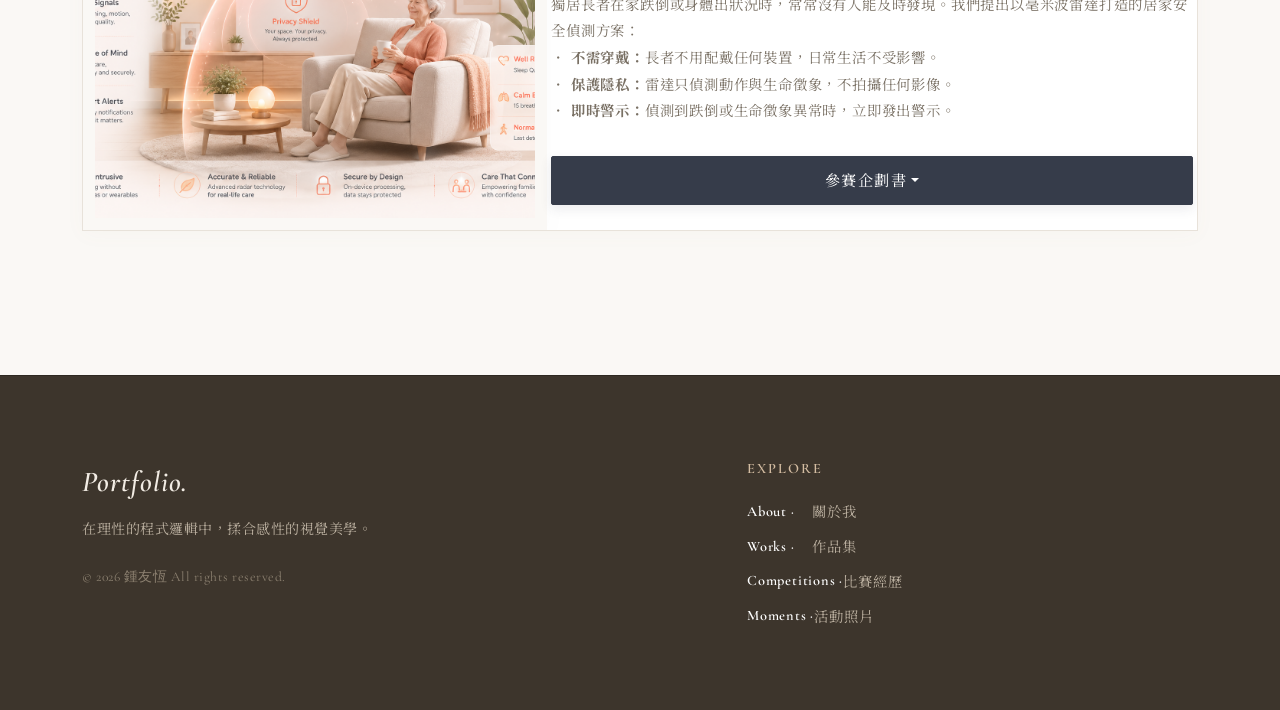
<file: competitions.html>
<!DOCTYPE html>
<html lang="zh-Hant">

<head>
    <meta charset="UTF-8">
    <meta name="viewport" content="width=device-width, initial-scale=1.0">
    <title>比賽經歷 | 鍾友恆</title>
    <meta name="description" content="校外創新競賽經歷：苗青創想家黑客松（最佳潛力星）、永豐金控商業競賽、健康科技盃。">
    <meta property="og:type" content="website">
    <meta property="og:title" content="比賽經歷 | 鍾友恆">
    <meta property="og:description" content="校外創新競賽經歷：苗青創想家黑客松（最佳潛力星）、永豐金控商業競賽、健康科技盃。">
    <meta property="og:url" content="https://ivan950530-cell.github.io/competitions.html">
    <meta property="og:image" content="https://ivan950530-cell.github.io/images/frontend-cover.jpg">
    <meta name="twitter:card" content="summary_large_image">
    <link rel="icon" href="images/favicon.svg" type="image/svg+xml">

    <link
        href="https://fonts.googleapis.com/css2?family=Cormorant+Garamond:ital,wght@0,400;0,600;1,400&family=Noto+Serif+TC:wght@400;600;700&display=swap"
        rel="stylesheet">
    <link href="https://cdn.jsdelivr.net/npm/bootstrap@5.3.3/dist/css/bootstrap.min.css" rel="stylesheet">
    <link rel="stylesheet" href="style.css">
    <script>document.documentElement.classList.add('js-anim');</script>

    <style>
        /* ===== Competitions Page：沿用作品集頁卡片樣式 ===== */

        .card-img-top-fixed {
            width: 100%;
            object-fit: cover;
            display: block;
            height: 100%;
            transition: transform 0.45s ease, opacity 0.35s ease;
        }

        .custom-card {
            border: 1px solid #e8e2da !important;
            background: #ffffff !important;
            box-shadow: 0 4px 20px rgba(163, 138, 104, 0.03);
            transition: all 0.4s ease;
            overflow: hidden;
        }

        .custom-card:hover {
            transform: translateY(-6px);
            border-color: #c4b9ac !important;
            box-shadow: 0 15px 35px rgba(110, 95, 80, 0.08);
        }

        .custom-card:hover .card-img-top-fixed {
            transform: scale(1.04);
            opacity: 0.92;
        }

        .project-image-wrap {
            box-shadow: 0 10px 30px rgba(0, 0, 0, 0.02);
            overflow: hidden;
            background: #faf8f5;
            padding: 12px;
            height: 240px;
        }

        @media (min-width: 768px) {
            .project-image-wrap {
                height: 100%;
                min-height: 300px;
            }

            .card-horizontal .project-card-body {
                padding: 1.8rem 2rem 1.6rem;
            }
        }

        .project-card-body {
            padding: 1.4rem 0.35rem 0.2rem;
        }

        .project-card-body .card-title {
            line-height: 1.55;
            margin-bottom: 0.9rem;
        }

        .project-card-body .card-text {
            line-height: 1.85;
            font-size: 0.9rem;
            color: #7a7165 !important;
        }

        .project-card-body .badge {
            background: #f7f3ee !important;
            border: 1px solid #ddd3c8 !important;
            border-radius: 0 !important;
            font-weight: 500;
            padding: 6px 10px;
            letter-spacing: 0.3px;
        }

        .project-actions .btn,
        .project-actions .dropdown .btn {
            min-height: 42px;
            display: flex;
            align-items: center;
            justify-content: center;
        }

        .project-actions .dropdown {
            flex: 1 1 0;
        }

        /* 比賽資訊列（年份 / 主辦 / 成果） */
        .comp-meta {
            display: flex;
            flex-wrap: wrap;
            gap: 0.4rem 1.4rem;
            font-size: 0.82rem;
            color: #9a8f82;
            letter-spacing: 0.4px;
            border-top: 1px solid #eee8e0;
            border-bottom: 1px solid #eee8e0;
            padding: 0.6rem 0;
            margin-bottom: 1rem;
        }

        .comp-meta span strong {
            color: #5c544a;
            font-weight: 600;
            margin-right: 0.3rem;
        }

        /* 年份標記 */
        .comp-year {
            font-family: 'Cormorant Garamond', serif;
            font-size: 2rem;
            line-height: 1;
            color: #c4b9ac;
            letter-spacing: 1px;
        }

        /* ===== 活動照片輪播視窗 ===== */
        .photo-modal {
            background: #faf8f5;
            border: 1px solid #e8e2da;
            border-radius: 0;
        }

        .photo-modal-en {
            display: block;
            font-family: 'Cormorant Garamond', serif;
            font-size: 0.85rem;
            letter-spacing: 2px;
            text-transform: uppercase;
            color: #9a8f82;
        }

        .photo-modal .modal-title {
            color: #332d26;
        }

        .photo-slide {
            display: block;
            width: 100%;
            height: 60vh;
            max-height: 520px;
            object-fit: contain;
            background: #efe9e1;
        }


        /* 左右箭頭改成深色圓底，在淺色照片上也看得清楚 */
        #miaoliCarousel .carousel-control-prev,
        #miaoliCarousel .carousel-control-next {
            width: 48px;
            height: 48px;
            top: calc(min(60vh, 520px) / 2 - 24px);
            bottom: auto;
            margin: 0 10px;
            background: rgba(54, 60, 74, 0.55);
            border-radius: 50%;
            opacity: 0.85;
        }

        #miaoliCarousel .carousel-control-prev-icon,
        #miaoliCarousel .carousel-control-next-icon {
            width: 1.2rem;
            height: 1.2rem;
        }

        /* ===== 可點擊的封面（點擊開啟照片輪播） ===== */
        .cover-clickable {
            position: relative;
            cursor: pointer;
        }

        .cover-hint {
            position: absolute;
            right: 24px;
            bottom: 24px;
            display: inline-flex;
            align-items: center;
            gap: 6px;
            padding: 6px 12px;
            font-size: 0.78rem;
            letter-spacing: 0.8px;
            color: #ffffff;
            background: rgba(54, 60, 74, 0.72);
            backdrop-filter: blur(4px);
            -webkit-backdrop-filter: blur(4px);
            opacity: 0.85;
            transition: opacity 0.3s ease, transform 0.3s ease;
            pointer-events: none;
        }

        .cover-clickable:hover .cover-hint,
        .cover-clickable:focus-visible .cover-hint {
            opacity: 1;
            transform: translateY(-2px);
        }

        .cover-clickable:focus-visible {
            outline: 2px solid #a38a68;
            outline-offset: 2px;
        }

        /* ===== 捲動淡入：卡片進入畫面時由下往上淡入 ===== */
        .js-anim .reveal {
            opacity: 0;
            transform: translateY(18px);
            transition: opacity 0.7s ease, transform 0.7s ease;
            transition-delay: var(--reveal-delay, 0s);
        }

        .js-anim .reveal.in-view {
            opacity: 1;
            transform: none;
        }

        @media (prefers-reduced-motion: reduce) {
            .js-anim .reveal {
                opacity: 1;
                transform: none;
                transition: none;
            }
        }
    </style>
</head>

<body>

    <nav class="navbar navbar-expand-lg fixed-top custom-navbar navbar-light">
        <div class="container">
            <a class="navbar-brand" href="index.html"><span class="brand-text">Portfolio.</span></a>
            <button class="navbar-toggler border-0" type="button" data-bs-toggle="collapse" data-bs-target="#navbarNav"
                aria-controls="navbarNav" aria-expanded="false" aria-label="Toggle navigation">
                <span class="navbar-toggler-icon"></span>
            </button>
            <div class="collapse navbar-collapse" id="navbarNav">
                <ul class="navbar-nav ms-auto">
                    <li class="nav-item"><a class="nav-link" href="index.html">關於我</a></li>
                    <li class="nav-item"><a class="nav-link" href="projects.html">作品集</a></li>
                    <li class="nav-item"><a class="nav-link" href="competitions.html">比賽經歷</a></li>
                    <li class="nav-item"><a class="nav-link" href="gallery.html">活動照片</a></li>
                </ul>
            </div>
        </div>
    </nav>

    <section class="container" style="padding-top: 150px; padding-bottom: 1rem;">
        <div class="text-center mb-4">
            <span class="section-subtitle-en">Competitions</span>
            <h2 class="section-title">比賽經歷</h2>
            <div class="hero-divider-left mx-auto my-3"></div>
            <p class="text-muted small mx-auto" style="max-width: 500px; letter-spacing: 0.5px;">
                走出課堂，把所學帶進真實問題。以下整理我參與的校外創新競賽，從發掘痛點、組隊分工到提案企劃，
                記錄每一次將想法落實成解決方案的過程。
            </p>
        </div>
    </section>

    <main class="container pb-5 mb-5">

        <div class="my-5">
            <div class="border-start border-2 border-dark ps-3 mb-4">
                <span class="text-uppercase small text-muted fw-bold"
                    style="font-family: 'Cormorant Garamond', serif; letter-spacing: 2px;">Innovation Competitions</span>
                <h3 class="fs-5 fw-bold text-dark mt-1">創新提案競賽</h3>
            </div>

            <div class="row g-4">

                <!-- ===== 比賽：2026 苗青創想家黑客松 ===== -->
                <div class="col-12 reveal">
                    <div class="card custom-card card-horizontal border-0 bg-transparent">
                        <div class="row g-0 h-100">
                            <div class="col-md-5">
                                <!-- 封面使用第 1 張：頒獎合照；點擊封面同樣會開啟活動照片輪播 -->
                                <div class="project-image-wrap cover-clickable" role="button" tabindex="0"
                                    aria-label="查看苗青創想家活動照片" data-bs-toggle="modal"
                                    data-bs-target="#miaoliPhotoModal">
                                    <img src="images/S__487473157_0.jpg"
                                        class="card-img-top card-img-top-fixed" alt="苗青創想家黑客松頒獎合照"
                                        style="height: 100%; object-fit: cover;">
                                    <span class="cover-hint">
                                        <svg width="14" height="14" viewBox="0 0 24 24" fill="none" stroke="currentColor"
                                            stroke-width="2" stroke-linecap="round" stroke-linejoin="round"
                                            aria-hidden="true">
                                            <rect x="3" y="5" width="18" height="14" rx="1"></rect>
                                            <circle cx="9" cy="10" r="1.6"></circle>
                                            <path d="M21 16l-5-5-8 8"></path>
                                        </svg>
                                        查看照片 4 張
                                    </span>
                                </div>
                            </div>
                            <div class="col-md-7">
                                <div class="card-body project-card-body px-1 d-flex flex-column h-100">
                                    <div class="d-flex justify-content-between align-items-start mb-2">
                                        <div class="d-flex flex-wrap gap-2">
                                            <span class="badge bg-light text-secondary rounded-0 border small"
                                                style="color: #6b8a4e !important;">Hackathon</span>
                                            <span class="badge bg-light text-secondary rounded-0 border small">AgriTech
                                                / Data</span>
                                        </div>
                                        <span class="comp-year">2026</span>
                                    </div>
                                    <h4 class="card-title fs-5 fw-bold mb-3">苗青創想家黑客松：客庄作田・智算未來</h4>

                                    <div class="comp-meta">
                                        <span><strong>團隊</strong>四個北仔（4 人）</span>
                                        <span><strong>負責</strong>提案發想、簡報製作、上台發表</span>
                                        <span><strong>成果</strong>最佳潛力星</span>
                                    </div>

                                    <p class="card-text text-muted mb-4 small flex-grow-1">
                                        以「促進苗栗地方經濟」為題，針對苗栗特產作物價格波動、農民難以決定種植品項的痛點，提出結合價格預測與種植情境模擬的農民決策輔助系統。
                                        農民輸入耕地面積、適種作物與種植條件後，系統即依不同風險偏好提供「穩健型」、「期望型」等種植策略建議，協助在地農業做出更有依據的決策。
                                    </p>
                                    <div class="project-actions mt-auto pt-2 d-flex flex-wrap gap-2">
                                        <div class="dropdown flex-fill">
                                            <button class="btn btn-custom-dark btn-sm w-100 dropdown-toggle"
                                                type="button" data-bs-toggle="dropdown">
                                                企劃書
                                            </button>
                                            <ul class="dropdown-menu w-100">
                                                <li><button class="dropdown-item"
                                                        onclick="openDoc('https://drive.google.com/file/d/1qwrzZp8D9O4UaR4CTSw-onZms0V3BTl8/preview')">
                                                        線上預覽
                                                    </button></li>
                                                <li><a class="dropdown-item" target="_blank"
                                                        href="https://drive.google.com/file/d/1qwrzZp8D9O4UaR4CTSw-onZms0V3BTl8/view?usp=drive_link">
                                                        下載 PDF
                                                    </a></li>
                                            </ul>
                                        </div>
                                        <div class="dropdown flex-fill">
                                            <button class="btn btn-custom-outline btn-sm w-100 dropdown-toggle"
                                                type="button" data-bs-toggle="dropdown">
                                                提案簡報
                                            </button>
                                            <ul class="dropdown-menu w-100">
                                                <li><button class="dropdown-item"
                                                        onclick="openDoc('https://drive.google.com/file/d/1N09ZKEQ7EazIa9l2NQwKhMkckpmeTT-J/preview')">
                                                        線上預覽
                                                    </button></li>
                                                <li><a class="dropdown-item" target="_blank"
                                                        href="https://docs.google.com/presentation/d/1N09ZKEQ7EazIa9l2NQwKhMkckpmeTT-J/edit?usp=drive_link">
                                                        開啟原始簡報
                                                    </a></li>
                                            </ul>
                                        </div>
                                        <button type="button" class="btn btn-custom-outline btn-sm flex-fill"
                                            style="flex: 1 1 0;" data-bs-toggle="modal" data-bs-target="#miaoliPhotoModal">
                                            活動照片（4 張）
                                        </button>
                                    </div>
                                </div>
                            </div>
                        </div>
                    </div>
                </div>

                <!-- ===== 比賽：第五屆永豐金控商業競賽 ===== -->
                <div class="col-12 reveal">
                    <div class="card custom-card card-horizontal border-0 bg-transparent">
                        <div class="row g-0 h-100">
                            <div class="col-md-5">
                                <div class="project-image-wrap">
                                    <img loading="lazy" decoding="async" src="images/sinopac-competition.jpg"
                                        class="card-img-top card-img-top-fixed" alt="永豐金控商業競賽參賽"
                                        style="height: 100%; object-fit: cover;">
                                </div>
                            </div>
                            <div class="col-md-7">
                                <div class="card-body project-card-body px-1 d-flex flex-column h-100">
                                    <div class="d-flex justify-content-between align-items-start mb-2">
                                        <div class="d-flex flex-wrap gap-2">
                                            <span class="badge bg-light text-secondary rounded-0 border small"
                                                style="color: #4a6a8a !important;">Business Case</span>
                                            <span class="badge bg-light text-secondary rounded-0 border small">FinTech / ESG</span>
                                        </div>
                                        <span class="comp-year">2026</span>
                                    </div>
                                    <h4 class="card-title fs-5 fw-bold mb-3">第五屆永豐金控商業競賽：SEIE 2.0 永續金融生態圈</h4>

                                    <div class="comp-meta">
                                        <span><strong>團隊</strong>綠金數據實驗室 Green-Fin Data Lab（4 人）</span>
                                        <span><strong>負責</strong>企劃書文件編輯</span>
                                    </div>

                                    <p class="card-text text-muted mb-4 small flex-grow-1">
                                        年輕投資人關心永續，卻缺少把理念化為行動的工具。本提案串接數位帳戶與證券 App 的數據，以「消費 ➔ 評鑑 ➔ 投資」三段式閉環，讓 ESG 成為可操作的理財行為。
                                        <br><strong>‧ 消費端：</strong>升級個人碳帳戶，綠色消費可獲得永續點數，點數僅能折抵投資手續費，引導存款戶跨入投資。
                                        <br><strong>‧ 決策端：</strong>於下單介面嵌入 ESG 智慧雷達，以 A+ 至 C 級評等、降評即時推播與 GenAI 白話摘要降低漂綠焦慮。
                                        <br><strong>‧ 投資端：</strong>智能理財升級為「風險 × 報酬 × ESG」三維度再平衡，企業爆發治理事件時提出換股建議，由用戶一鍵確認。
                                    </p>
                                    <div class="project-actions mt-auto pt-2">
                                        <div class="dropdown">
                                            <button class="btn btn-custom-dark btn-sm w-100 dropdown-toggle"
                                                type="button" data-bs-toggle="dropdown">
                                                參賽企劃書
                                            </button>
                                            <ul class="dropdown-menu w-100">
                                                <li><button class="dropdown-item"
                                                        onclick="openDoc('https://drive.google.com/file/d/18W3V0gZzIhDRUOanysjcd7XpmyJi3dH3/preview')">
                                                        線上預覽
                                                    </button></li>
                                                <li><a class="dropdown-item" target="_blank"
                                                        href="https://drive.google.com/file/d/18W3V0gZzIhDRUOanysjcd7XpmyJi3dH3/view?usp=drive_link">
                                                        下載 PDF
                                                    </a></li>
                                            </ul>
                                        </div>
                                    </div>
                                </div>
                            </div>
                        </div>
                    </div>
                </div>

                <!-- ===== 比賽：健康科技盃 ===== -->
                <div class="col-12 reveal">
                    <div class="card custom-card card-horizontal border-0 bg-transparent">
                        <div class="row g-0 h-100">
                            <div class="col-md-5">
                                <div class="project-image-wrap">
                                    <img loading="lazy" decoding="async" src="images/5f459634-ae3e-4476-85b8-42c8cd570b23.png"
                                        class="card-img-top card-img-top-fixed" alt="健康科技盃參賽"
                                        style="height: 100%; object-fit: cover;">
                                </div>
                            </div>
                            <div class="col-md-7">
                                <div class="card-body project-card-body px-1 d-flex flex-column h-100">
                                    <div class="d-flex justify-content-between align-items-start mb-2">
                                        <div class="d-flex flex-wrap gap-2">
                                            <span class="badge bg-light text-secondary rounded-0 border small"
                                                style="color: #b86b5c !important;">Design Thinking</span>
                                            <span class="badge bg-light text-secondary rounded-0 border small">HealthTech
                                                Competition</span>
                                        </div>
                                        <span class="comp-year">2026</span>
                                    </div>
                                    <h4 class="card-title fs-5 fw-bold mb-3">健康科技盃：獨居長者毫米波雷達生理偵測提案</h4>

                                    <div class="comp-meta">
                                        <span><strong>競賽類型</strong>全國創新競賽</span>
                                        <span><strong>參賽形式</strong>組隊提案</span>
                                    </div>

                                    <p class="card-text text-muted mb-4 small flex-grow-1">
                                        獨居長者在家跌倒或身體出狀況時，常常沒有人能及時發現。我們提出以毫米波雷達打造的居家安全偵測方案：
                                        <br><strong>‧ 不需穿戴：</strong>長者不用配戴任何裝置，日常生活不受影響。
                                        <br><strong>‧ 保護隱私：</strong>雷達只偵測動作與生命徵象，不拍攝任何影像。
                                        <br><strong>‧ 即時警示：</strong>偵測到跌倒或生命徵象異常時，立即發出警示。
                                    </p>
                                    <div class="project-actions mt-auto pt-2">
                                        <div class="dropdown">
                                            <button class="btn btn-custom-dark btn-sm w-100 dropdown-toggle"
                                                type="button" data-bs-toggle="dropdown">
                                                參賽企劃書
                                            </button>
                                            <ul class="dropdown-menu w-100">
                                                <li><button class="dropdown-item"
                                                        onclick="openDoc('https://drive.google.com/file/d/1a6sNl3fIG_mm3Z7wbBFcn4O0JBTAVqgU/preview')">
                                                        線上預覽
                                                    </button></li>
                                                <li><a class="dropdown-item" target="_blank"
                                                        href="https://drive.google.com/file/d/1a6sNl3fIG_mm3Z7wbBFcn4O0JBTAVqgU/view?usp=drive_link">
                                                        下載 PDF
                                                    </a></li>
                                            </ul>
                                        </div>
                                    </div>
                                </div>
                            </div>
                        </div>
                    </div>
                </div>

                <!--
                ===== 新增比賽時，複製上方「比賽 01」整個 <div class="col-12"> ... </div> 區塊貼在這裡，
                再修改圖片、年份、badge、標題、comp-meta 與連結即可 =====
                -->

            </div>
        </div>

    </main>

    <!--
    ===== 苗青創想家：活動照片輪播 =====
    照片直接放在 images/ 資料夾
      01 頒獎合照（同時也是卡片封面，換照片時封面的路徑也要一起改）
      02 上台發表
      03 團隊討論 / 實作過程
      04 獎狀特寫或簡報關鍵頁
    -->
    <div class="modal fade" id="miaoliPhotoModal" tabindex="-1" aria-labelledby="miaoliPhotoLabel" aria-hidden="true">
        <div class="modal-dialog modal-lg modal-dialog-centered">
            <div class="modal-content photo-modal">
                <div class="modal-header border-0 pb-0">
                    <div>
                        <span class="photo-modal-en">Miaoli Youth Hackathon 2026</span>
                        <h5 class="modal-title fw-bold" id="miaoliPhotoLabel">苗青創想家黑客松 ‧ 活動照片</h5>
                    </div>
                    <button type="button" class="btn-close" data-bs-dismiss="modal" aria-label="Close"></button>
                </div>
                <div class="modal-body pt-3">
                    <div id="miaoliCarousel" class="carousel slide carousel-fade" data-bs-interval="4000" data-bs-pause="hover">
                        <div class="carousel-inner">
                            <div class="carousel-item active">
                                <img loading="lazy" decoding="async" src="images/S__487473157_0.jpg" class="photo-slide" alt="頒獎合照">
                            </div>
                            <div class="carousel-item">
                                <img loading="lazy" decoding="async" src="images/S__487473156_0.jpg" class="photo-slide" alt="上台發表">
                            </div>
                            <div class="carousel-item">
                                <img loading="lazy" decoding="async" src="images/9D933E59-EE9A-4A28-B0CB-D6E0C2DE1459.jpg" class="photo-slide" alt="團隊討論">
                            </div>
                            <div class="carousel-item">
                                <img loading="lazy" decoding="async" src="images/S__487473160_0.jpg" class="photo-slide" alt="獎狀特寫">
                            </div>
                        </div>
                        <button class="carousel-control-prev" type="button" data-bs-target="#miaoliCarousel"
                            data-bs-slide="prev">
                            <span class="carousel-control-prev-icon" aria-hidden="true"></span>
                            <span class="visually-hidden">上一張</span>
                        </button>
                        <button class="carousel-control-next" type="button" data-bs-target="#miaoliCarousel"
                            data-bs-slide="next">
                            <span class="carousel-control-next-icon" aria-hidden="true"></span>
                            <span class="visually-hidden">下一張</span>
                        </button>
                    </div>
                </div>
            </div>
        </div>
    </div>

    <!-- 文件預覽 Modal -->
    <div class="modal fade" id="docViewerModal" tabindex="-1" aria-hidden="true">
        <div class="modal-dialog modal-xl modal-dialog-centered">
            <div class="modal-content" style="height: 85vh;">
                <div class="modal-header">
                    <h5 class="modal-title">文件預覽</h5>
                    <button type="button" class="btn-close" data-bs-dismiss="modal"></button>
                </div>
                <div class="modal-body p-0">
                    <iframe id="pdfViewer" src="" width="100%" height="100%" frameborder="0"></iframe>
                </div>
            </div>
        </div>
    </div>

    <!-- 頁尾 -->
    <footer class="footer-section py-5">
        <div class="container">
            <div class="row gy-4 align-items-start justify-content-between">
                <div class="col-lg-5 footer-brand-area text-center text-lg-start">
                    <span class="footer-brand-text">Portfolio.</span>
                    <p class="footer-tagline mt-2">在理性的程式邏輯中，揉合感性的視覺美學。</p>
                    <p class="footer-copyright mb-0 mt-4 d-none d-lg-block">© 2026 鍾友恆 All rights reserved.</p>
                </div>
                <div class="col-lg-5 footer-info-area">
                    <div class="footer-info-box">
                        <span class="footer-info-title text-center text-lg-start d-block mb-3">EXPLORE</span>
                        <ul class="list-unstyled footer-contact-list">
                            <li class="d-flex align-items-center justify-content-center justify-content-lg-start mb-2">
                                <span class="contact-label">About ‧</span>
                                <a href="index.html" class="contact-link">關於我</a>
                            </li>
                            <li class="d-flex align-items-center justify-content-center justify-content-lg-start mb-2">
                                <span class="contact-label">Works ‧</span>
                                <a href="projects.html" class="contact-link">作品集</a>
                            </li>
                            <li class="d-flex align-items-center justify-content-center justify-content-lg-start mb-2">
                                <span class="contact-label">Competitions ‧</span>
                                <a href="competitions.html" class="contact-link">比賽經歷</a>
                            </li>
                            <li class="d-flex align-items-center justify-content-center justify-content-lg-start mb-2">
                                <span class="contact-label">Moments ‧</span>
                                <a href="gallery.html" class="contact-link">活動照片</a>
                            </li>
                        </ul>
                    </div>
                </div>
                <div class="col-12 text-center d-lg-none pt-3 border-top border-light-subtle">
                    <p class="footer-copyright mb-0">© 2026 鍾友恆 All rights reserved.</p>
                </div>
            </div>
        </div>
    </footer>

    <script src="https://cdn.jsdelivr.net/npm/bootstrap@5.3.3/dist/js/bootstrap.bundle.min.js"></script>
    <script>
        function openDoc(url) {
            const frame = document.getElementById('pdfViewer');
            frame.src = url;
            bootstrap.Modal.getOrCreateInstance(document.getElementById('docViewerModal')).show();
        }

        document.getElementById('docViewerModal').addEventListener('hidden.bs.modal', function () {
            document.getElementById('pdfViewer').src = "";
        });

        // 封面可用鍵盤（Enter / 空白鍵）開啟照片
        document.querySelectorAll('.cover-clickable').forEach(function (el) {
            el.addEventListener('keydown', function (e) {
                if (e.key === 'Enter' || e.key === ' ') {
                    e.preventDefault();
                    el.click();
                }
            });
        });

        // ===== 活動照片：開啟視窗時從第 1 張開始自動輪播（每 4 秒），關閉時停止 =====
        (function () {
            const modalEl = document.getElementById('miaoliPhotoModal');
            const carouselEl = document.getElementById('miaoliCarousel');
            if (!modalEl || !carouselEl) return;
            const carousel = bootstrap.Carousel.getOrCreateInstance(carouselEl, {
                interval: 4000,   // 每張停留 4 秒
                pause: 'hover',   // 滑鼠移到照片上會暫停，方便細看
                ride: false
            });
            modalEl.addEventListener('shown.bs.modal', function () { carousel.cycle(); });
            modalEl.addEventListener('hidden.bs.modal', function () {
                carousel.pause();
                carousel.to(0);
            });
        })();
    </script>
    <script>
        // ===== 捲動淡入：同一排的卡片依序出現，只播一次 =====
        (function () {
            const els = document.querySelectorAll('.reveal');
            els.forEach(function (el) {
                const siblings = Array.prototype.filter.call(el.parentElement.children, function (c) {
                    return c.classList.contains('reveal');
                });
                const i = siblings.indexOf(el);
                if (i > 0) el.style.setProperty('--reveal-delay', Math.min(i * 0.08, 0.4) + 's');
            });
            if (!('IntersectionObserver' in window)) {
                els.forEach(function (el) { el.classList.add('in-view'); });
                return;
            }
            const io = new IntersectionObserver(function (entries) {
                entries.forEach(function (entry) {
                    if (entry.isIntersecting) {
                        entry.target.classList.add('in-view');
                        io.unobserve(entry.target);
                    }
                });
            }, { threshold: 0.12, rootMargin: '0px 0px -40px 0px' });
            els.forEach(function (el) { io.observe(el); });
        })();
    </script>
</body>

</html>
</file>
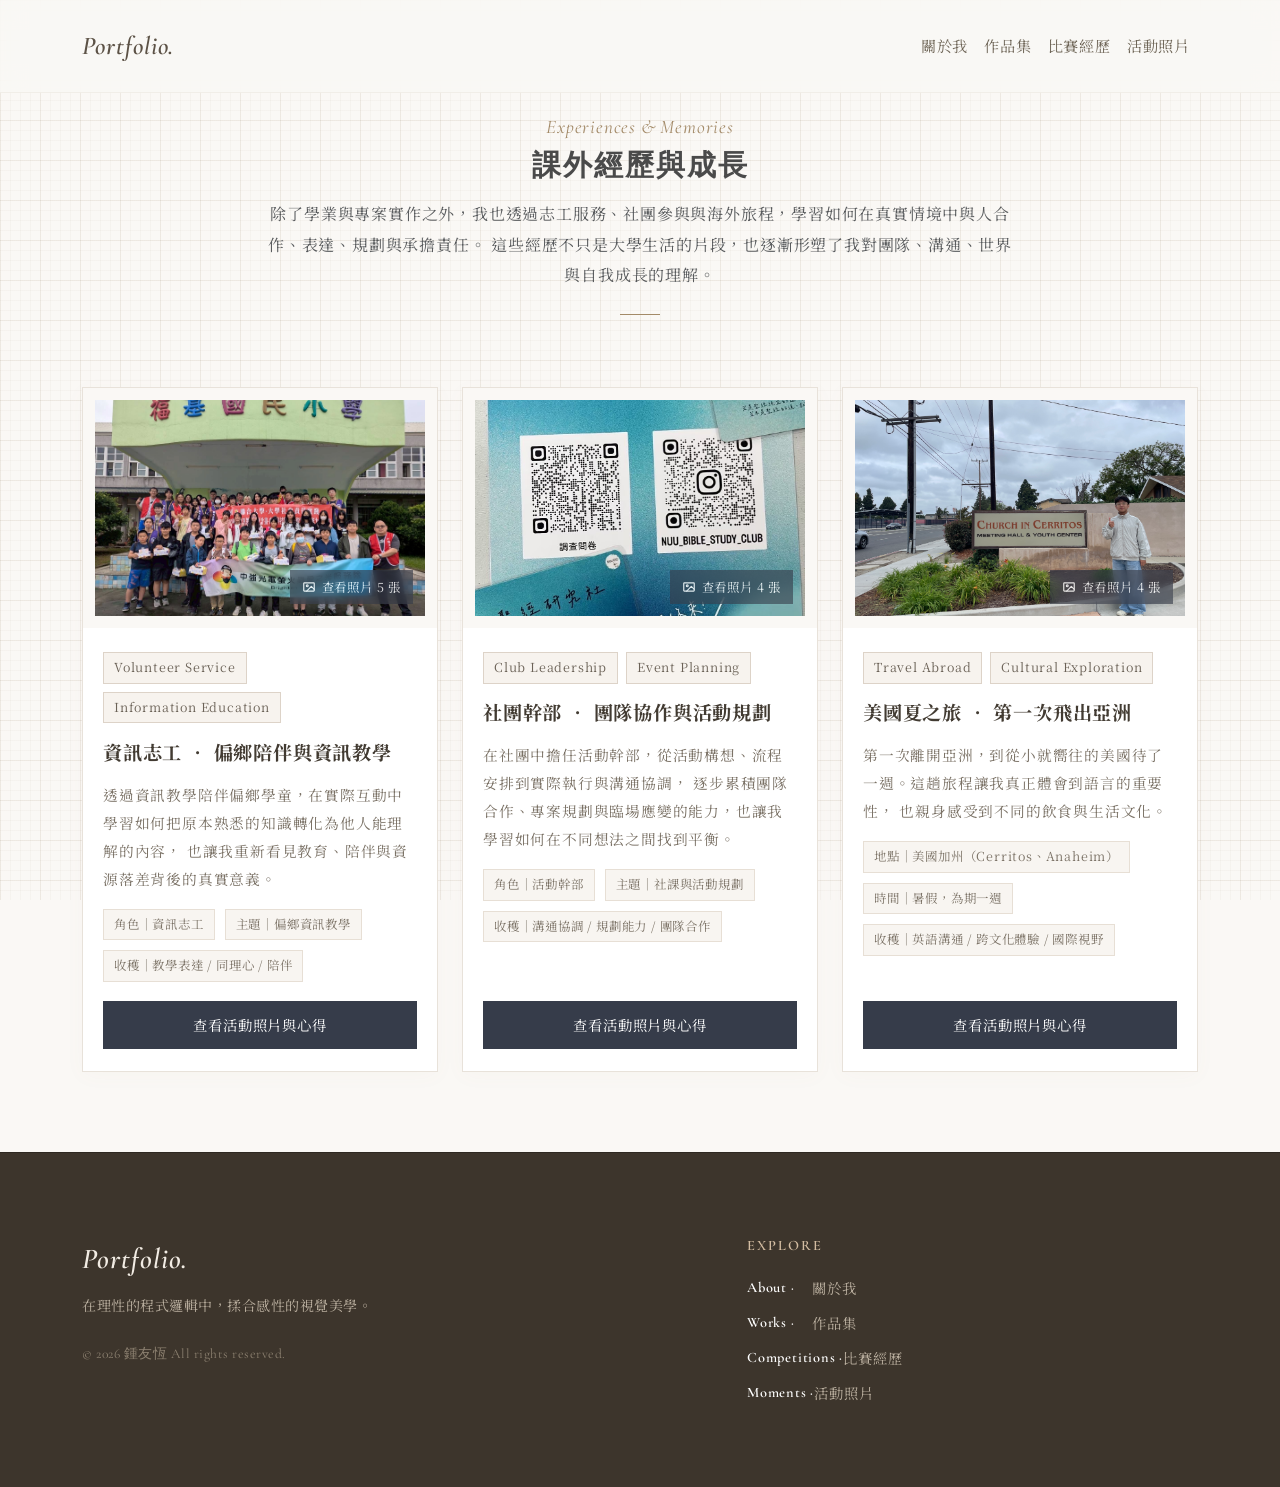
<file: gallery.html>
<!DOCTYPE html>
<html lang="zh-Hant">

<head>
    <meta charset="UTF-8">
    <meta name="viewport" content="width=device-width, initial-scale=1.0">
    <title>活動照片 | 鍾友恆</title>
    <meta name="description" content="課外經歷與成長：資訊志工、社團活動與美國夏之旅的照片與心得。">
    <meta property="og:type" content="website">
    <meta property="og:title" content="活動照片 | 鍾友恆">
    <meta property="og:description" content="課外經歷與成長：資訊志工、社團活動與美國夏之旅的照片與心得。">
    <meta property="og:url" content="https://ivan950530-cell.github.io/gallery.html">
    <meta property="og:image" content="https://ivan950530-cell.github.io/images/frontend-cover.jpg">
    <meta name="twitter:card" content="summary_large_image">
    <link rel="icon" href="images/favicon.svg" type="image/svg+xml">
    <link
        href="https://fonts.googleapis.com/css2?family=Cormorant+Garamond:ital,wght@0,400;0,600;1,400&family=Noto+Serif+TC:wght@400;600;700&display=swap"
        rel="stylesheet">
    <link href="https://cdn.jsdelivr.net/npm/bootstrap@5.3.3/dist/css/bootstrap.min.css" rel="stylesheet">
    <link rel="stylesheet" href="style.css">
    <script>document.documentElement.classList.add('js-anim');</script>
    <style>
        body {
            display: flex;
            flex-direction: column;
            min-height: 100vh;
        }

        main {
            flex: 1;
        }

        /* ===== 活動卡片安全版 ===== */
        .gallery-card {
            border: 1px solid #e8e2da;
            background: #ffffff;
            box-shadow: 0 4px 20px rgba(163, 138, 104, 0.03);
            transition: all 0.4s ease;
            height: 100%;
            overflow: hidden;
            display: flex;
            flex-direction: column;
        }

        .gallery-card:hover {
            transform: translateY(-6px);
            border-color: #c4b9ac;
            box-shadow: 0 15px 35px rgba(110, 95, 80, 0.08);
        }

        .gallery-card-img-wrap {
            height: 240px;
            overflow: hidden;
            background: #faf8f5;
            padding: 12px;
        }

        .gallery-card-img {
            width: 100%;
            height: 100%;
            object-fit: cover;
            display: block;
            transition: transform 0.45s ease, opacity 0.35s ease;
        }

        .gallery-card:hover .gallery-card-img {
            transform: scale(1.04);
            opacity: 0.92;
        }

        /* 讓三張卡片的按鈕都對齊在底部 */
        .gallery-card-body {
            padding: 1.5rem 1.25rem 1.4rem;
            display: flex;
            flex-direction: column;
            flex: 1;
        }

        .gallery-card-body .gallery-btn {
            margin-top: auto;
        }

        .gallery-tags {
            display: flex;
            flex-wrap: wrap;
            gap: 8px;
            margin-bottom: 0.9rem;
        }

        .gallery-tags span {
            background: #f7f3ee;
            color: #6b6257;
            border: 1px solid #ddd3c8;
            font-size: 0.78rem;
            padding: 6px 10px;
            line-height: 1.4;
        }

        .gallery-title {
            font-family: 'Noto Serif TC', serif;
            font-size: 1.2rem;
            font-weight: 700;
            color: #423b32;
            margin-bottom: 0.9rem;
            line-height: 1.5;
        }

        .gallery-text {
            font-size: 0.92rem;
            color: #7a7165;
            line-height: 1.9;
            margin-bottom: 1rem;
        }

        .gallery-meta {
            display: flex;
            flex-wrap: wrap;
            gap: 10px;
            margin-bottom: 1.2rem;
        }

        .gallery-meta span {
            font-size: 0.78rem;
            color: #7c7367;
            background: #f8f5f1;
            border: 1px solid #e7dfd5;
            padding: 6px 10px;
            line-height: 1.4;
        }

        .gallery-btn {
            width: 100%;
            background: #363c4a;
            color: #ffffff;
            border: 1px solid #363c4a;
            padding: 10px 18px;
            font-size: 0.9rem;
            letter-spacing: 0.8px;
            transition: all 0.3s ease;
        }

        .gallery-btn:hover {
            background: #232832;
            border-color: #232832;
            color: #ffffff;
            transform: translateY(-2px);
        }

        /* ===== 照片輪播視窗（米白色，與比賽經歷頁一致） ===== */
        .photo-modal {
            background: #faf8f5;
            border: 1px solid #e8e2da;
            border-radius: 0;
        }

        .photo-modal-en {
            display: block;
            font-family: 'Cormorant Garamond', serif;
            font-size: 0.85rem;
            letter-spacing: 2px;
            text-transform: uppercase;
            color: #9a8f82;
        }

        .photo-modal .modal-title {
            color: #332d26;
        }

        .photo-slide {
            display: block;
            width: 100%;
            height: 60vh;
            max-height: 520px;
            object-fit: contain;
            background: #efe9e1;
        }

        .photo-count {
            margin: 0.8rem 0 0.2rem;
            text-align: center;
            font-family: 'Cormorant Garamond', serif;
            font-size: 0.95rem;
            letter-spacing: 1px;
            color: #a38a68;
        }

        .photo-carousel .carousel-control-prev,
        .photo-carousel .carousel-control-next {
            width: 48px;
            height: 48px;
            top: calc(min(60vh, 520px) / 2 - 24px);
            bottom: auto;
            margin: 0 10px;
            background: rgba(54, 60, 74, 0.55);
            border-radius: 50%;
            opacity: 0.85;
        }

        .photo-carousel .carousel-control-prev-icon,
        .photo-carousel .carousel-control-next-icon {
            width: 1.2rem;
            height: 1.2rem;
        }

        .gallery-story {
            max-height: 22vh;
            overflow-y: auto;
            margin: 1rem 0 0;
            padding: 1rem 1.1rem;
            background: #ffffff;
            border-left: 3px solid #a38a68;
            font-size: 0.92rem;
            line-height: 1.9;
            color: #6b6257;
        }

        /* ===== 可點擊的封面（點擊開啟照片輪播） ===== */
        .cover-clickable {
            position: relative;
            cursor: pointer;
        }

        .cover-hint {
            position: absolute;
            right: 24px;
            bottom: 24px;
            display: inline-flex;
            align-items: center;
            gap: 6px;
            padding: 6px 12px;
            font-size: 0.78rem;
            letter-spacing: 0.8px;
            color: #ffffff;
            background: rgba(54, 60, 74, 0.72);
            backdrop-filter: blur(4px);
            -webkit-backdrop-filter: blur(4px);
            opacity: 0.85;
            transition: opacity 0.3s ease, transform 0.3s ease;
            pointer-events: none;
        }

        .cover-clickable:hover .cover-hint,
        .cover-clickable:focus-visible .cover-hint {
            opacity: 1;
            transform: translateY(-2px);
        }

        .cover-clickable:focus-visible {
            outline: 2px solid #a38a68;
            outline-offset: 2px;
        }

        /* ===== 捲動淡入：卡片進入畫面時由下往上淡入 ===== */
        .js-anim .reveal {
            opacity: 0;
            transform: translateY(18px);
            transition: opacity 0.7s ease, transform 0.7s ease;
            transition-delay: var(--reveal-delay, 0s);
        }

        .js-anim .reveal.in-view {
            opacity: 1;
            transform: none;
        }

        @media (prefers-reduced-motion: reduce) {
            .js-anim .reveal {
                opacity: 1;
                transform: none;
                transition: none;
            }
        }
    </style>
</head>

<body>
    <nav class="navbar navbar-expand-lg fixed-top custom-navbar navbar-light">
        <div class="container">
            <a class="navbar-brand" href="index.html"><span class="brand-text">Portfolio.</span></a>
            <button class="navbar-toggler border-0" type="button" data-bs-toggle="collapse" data-bs-target="#navbarNav"
                aria-controls="navbarNav" aria-expanded="false" aria-label="Toggle navigation">
                <span class="navbar-toggler-icon"></span>
            </button>
            <div class="collapse navbar-collapse" id="navbarNav">
                <ul class="navbar-nav ms-auto">
                    <li class="nav-item"><a class="nav-link" href="index.html">關於我</a></li>
                    <li class="nav-item"><a class="nav-link" href="projects.html">作品集</a></li>
                    <li class="nav-item"><a class="nav-link" href="competitions.html">比賽經歷</a></li>
                    <li class="nav-item"><a class="nav-link" href="gallery.html">活動照片</a></li>
                </ul>
            </div>
        </div>
    </nav>

    <main class="container" style="padding-top: 110px; padding-bottom: 5rem;">
        <div class="row justify-content-center mb-5">
            <div class="col-lg-9 text-center">
                <span class="section-subtitle-en">Experiences & Memories</span>
                <h2 class="section-title mb-3">課外經歷與成長</h2>
                <p class="text-muted mx-auto" style="max-width: 760px; line-height: 1.9;">
                    除了學業與專案實作之外，我也透過志工服務、社團參與與海外旅程，學習如何在真實情境中與人合作、表達、規劃與承擔責任。
                    這些經歷不只是大學生活的片段，也逐漸形塑了我對團隊、溝通、世界與自我成長的理解。
                </p>
                <div class="hero-divider-left mx-auto my-4"></div>
            </div>
        </div>

        <!-- 三張卡片：桌機一排三張，平板兩張一排 -->
        <div class="row g-4 justify-content-center">

            <div class="col-lg-4 col-md-6 reveal">
                <div class="gallery-card">
                    <div class="gallery-card-img-wrap cover-clickable" data-gallery="volunteer" role="button"
                        tabindex="0" aria-label="查看資訊志工活動照片">
                        <img src="images/S__444039174_0.jpg" class="gallery-card-img" alt="資訊志工">
                    </div>

                    <div class="gallery-card-body">
                        <div class="gallery-tags">
                            <span>Volunteer Service</span>
                            <span>Information Education</span>
                        </div>

                        <h4 class="gallery-title">資訊志工 ‧ 偏鄉陪伴與資訊教學</h4>

                        <p class="gallery-text">
                            透過資訊教學陪伴偏鄉學童，在實際互動中學習如何把原本熟悉的知識轉化為他人能理解的內容，
                            也讓我重新看見教育、陪伴與資源落差背後的真實意義。
                        </p>

                        <div class="gallery-meta">
                            <span>角色｜資訊志工</span>
                            <span>主題｜偏鄉資訊教學</span>
                            <span>收穫｜教學表達 / 同理心 / 陪伴</span>
                        </div>

                        <button class="gallery-btn" onclick="openGallery('volunteer')">
                            查看活動照片與心得
                        </button>
                    </div>
                </div>
            </div>

            <div class="col-lg-4 col-md-6 reveal">
                <div class="gallery-card">
                    <div class="gallery-card-img-wrap cover-clickable" data-gallery="club" role="button"
                        tabindex="0" aria-label="查看社團幹部活動照片">
                        <img src="images/S__450928648_0.jpg" class="gallery-card-img" alt="社團經歷">
                    </div>

                    <div class="gallery-card-body">
                        <div class="gallery-tags">
                            <span>Club Leadership</span>
                            <span>Event Planning</span>
                        </div>

                        <h4 class="gallery-title">社團幹部 ‧ 團隊協作與活動規劃</h4>

                        <p class="gallery-text">
                            在社團中擔任活動幹部，從活動構想、流程安排到實際執行與溝通協調，
                            逐步累積團隊合作、專案規劃與臨場應變的能力，也讓我學習如何在不同想法之間找到平衡。
                        </p>

                        <div class="gallery-meta">
                            <span>角色｜活動幹部</span>
                            <span>主題｜社課與活動規劃</span>
                            <span>收穫｜溝通協調 / 規劃能力 / 團隊合作</span>
                        </div>

                        <button class="gallery-btn" onclick="openGallery('club')">
                            查看活動照片與心得
                        </button>
                    </div>
                </div>
            </div>

            <!-- ===== 新增：美國夏之旅 ===== -->
            <div class="col-lg-4 col-md-6 reveal">
                <div class="gallery-card">
                    <div class="gallery-card-img-wrap cover-clickable" data-gallery="usa" role="button"
                        tabindex="0" aria-label="查看美國夏之旅活動照片">
                        <img src="images/S__489324555_0.jpg" class="gallery-card-img" alt="美國夏之旅">
                    </div>

                    <div class="gallery-card-body">
                        <div class="gallery-tags">
                            <span>Travel Abroad</span>
                            <span>Cultural Exploration</span>
                        </div>

                        <h4 class="gallery-title">美國夏之旅 ‧ 第一次飛出亞洲</h4>

                        <p class="gallery-text">
                            第一次離開亞洲，到從小就嚮往的美國待了一週。這趟旅程讓我真正體會到語言的重要性，
                            也親身感受到不同的飲食與生活文化。
                        </p>

                        <div class="gallery-meta">
                            <span>地點｜美國加州（Cerritos、Anaheim）</span>
                            <span>時間｜暑假，為期一週</span>
                            <span>收穫｜英語溝通 / 跨文化體驗 / 國際視野</span>
                        </div>

                        <button class="gallery-btn" onclick="openGallery('usa')">
                            查看活動照片與心得
                        </button>
                    </div>
                </div>
            </div>

        </div>
    </main>

    <!-- 活動照片視窗：標題、照片與心得會依點開的活動自動帶入 -->
    <div class="modal fade" id="galleryModal" tabindex="-1" aria-labelledby="galleryModalLabel" aria-hidden="true">
        <div class="modal-dialog modal-lg modal-dialog-centered">
            <div class="modal-content photo-modal">
                <div class="modal-header border-0 pb-0">
                    <div>
                        <span class="photo-modal-en" id="galleryModalEn"></span>
                        <h5 class="modal-title fw-bold" id="galleryModalLabel"></h5>
                    </div>
                    <button type="button" class="btn-close" data-bs-dismiss="modal" aria-label="Close"></button>
                </div>
                <div class="modal-body pt-3">
                    <div id="galleryCarousel" class="carousel slide carousel-fade photo-carousel">
                        <div class="carousel-inner" id="galleryCarouselInner"></div>
                        <button class="carousel-control-prev" type="button" data-bs-target="#galleryCarousel"
                            data-bs-slide="prev">
                            <span class="carousel-control-prev-icon" aria-hidden="true"></span>
                            <span class="visually-hidden">上一張</span>
                        </button>
                        <button class="carousel-control-next" type="button" data-bs-target="#galleryCarousel"
                            data-bs-slide="next">
                            <span class="carousel-control-next-icon" aria-hidden="true"></span>
                            <span class="visually-hidden">下一張</span>
                        </button>
                    </div>
                    <p class="gallery-story" id="galleryStory"></p>
                </div>
            </div>
        </div>
    </div>

    <!-- 頁尾 -->
    <footer class="footer-section py-5">
        <div class="container">
            <div class="row gy-4 align-items-start justify-content-between">
                <div class="col-lg-5 footer-brand-area text-center text-lg-start">
                    <span class="footer-brand-text">Portfolio.</span>
                    <p class="footer-tagline mt-2">在理性的程式邏輯中，揉合感性的視覺美學。</p>
                    <p class="footer-copyright mb-0 mt-4 d-none d-lg-block">© 2026 鍾友恆 All rights reserved.</p>
                </div>
                <div class="col-lg-5 footer-info-area">
                    <div class="footer-info-box">
                        <span class="footer-info-title text-center text-lg-start d-block mb-3">EXPLORE</span>
                        <ul class="list-unstyled footer-contact-list">
                            <li class="d-flex align-items-center justify-content-center justify-content-lg-start mb-2">
                                <span class="contact-label">About ‧</span>
                                <a href="index.html" class="contact-link">關於我</a>
                            </li>
                            <li class="d-flex align-items-center justify-content-center justify-content-lg-start mb-2">
                                <span class="contact-label">Works ‧</span>
                                <a href="projects.html" class="contact-link">作品集</a>
                            </li>
                            <li class="d-flex align-items-center justify-content-center justify-content-lg-start mb-2">
                                <span class="contact-label">Competitions ‧</span>
                                <a href="competitions.html" class="contact-link">比賽經歷</a>
                            </li>
                            <li class="d-flex align-items-center justify-content-center justify-content-lg-start mb-2">
                                <span class="contact-label">Moments ‧</span>
                                <a href="gallery.html" class="contact-link">活動照片</a>
                            </li>
                        </ul>
                    </div>
                </div>
                <div class="col-12 text-center d-lg-none pt-3 border-top border-light-subtle">
                    <p class="footer-copyright mb-0">© 2026 鍾友恆 All rights reserved.</p>
                </div>
            </div>
        </div>
    </footer>

    <script src="https://cdn.jsdelivr.net/npm/bootstrap@5.3.3/dist/js/bootstrap.bundle.min.js"></script>
    <script>
        const galleryData = {
            'volunteer': {
                title: '資訊志工 ‧ 偏鄉陪伴與資訊教學',
                en: 'Volunteer Service',
                text: `從小生長在都市裡的我，習慣了資源豐富且便利的生活。但實際走訪到鄉間小學，才發覺一切得來不易。參加資訊志工重於運用資訊教學，陪伴偏鄉學童。過去我在學習路上受過師長及家人許多幫助，如今帶著所學走進小學陪伴小朋友，深刻體悟「讀萬卷書不如行萬里路」。藉由資訊志工，我成為了不僅在書桌前讀書的大學生，也成為了將所學帶給他人的人，更懂得了「施比受更為有福」的道理。`,
                images: ['images/S__444039174_0.jpg', 'images/S__444039173_0.jpg', 'images/S__444039175_0.jpg', 'images/S__444039176_0.jpg', 'images/S__444047363_0.jpg']
            },
            'club': {
                title: '社團幹部 ‧ 團隊協作與活動規劃',
                en: 'Club Leadership',
                text: `俗話說：「大學三大學分：課業、愛情、社團。」學習專業知識固然重要，但我認為培養與人相處及溝通等軟實力亦不可或缺。在社團擔任活動幹部期間，學習如何策畫活動並與幹部溝通。從每學期社課安排到踏青地點規劃，我學習發表想法並取得平衡，也學會了申請活動經費等實務流程。這些經歷豐富了我的大學生活，更使我獲得許多課本上學不到的珍貴能力。`,
                images: ['images/S__450928648_0.jpg', 'images/S__450928647_0.jpg', 'images/S__450928644_0.jpg', 'images/S__450928649_0.jpg',]
            },
            // ===== 新增：美國夏之旅 =====
            'usa': {
                title: '美國夏之旅 ‧ 第一次飛出亞洲',
                en: 'Summer in the U.S.',
                text: `這是我第一次離開亞洲，也是第一次踏上從小就嚮往的美國。這次去美國主要是到當地的教會參加聚會，其餘的時間也讓我有機會更認識這個國家。最讓我印象深刻的是語言帶來的衝擊：還在飛機上，我就遇到第一個挑戰：即使空服員看起來也是亞洲面孔，我們之間還是只能用英文溝通。到了美國之後，從食物到生活步調，都和台灣很不一樣。短短一週的旅程，讓我真正認識到英文的重要性，也更想走出去，看看更多不一樣的世界。`,
                images: ['images/S__489324555_0.jpg', 'images/S__489324553_0.jpg', 'images/S__489324552_0.jpg', 'images/S__489324554_0.jpg']
            }
        };

        // ===== 開啟活動照片：依活動帶入標題、照片與心得，每 5 秒自動換下一張 =====
        const galleryModalEl = document.getElementById('galleryModal');
        const galleryCarouselEl = document.getElementById('galleryCarousel');
        const galleryCarousel = bootstrap.Carousel.getOrCreateInstance(galleryCarouselEl, {
            interval: 5000,   // 每張停留 5 秒（有心得文字，所以比比賽經歷頁稍慢）
            pause: 'hover',   // 滑鼠移到照片上會暫停
            ride: false
        });

        function openGallery(activity) {
            const data = galleryData[activity];
            const total = data.images.length;

            document.getElementById('galleryModalEn').textContent = data.en || '';
            document.getElementById('galleryModalLabel').textContent = data.title || '';
            document.getElementById('galleryStory').textContent = data.text;

            document.getElementById('galleryCarouselInner').innerHTML = data.images.map(function (src, i) {
                return '<div class="carousel-item' + (i === 0 ? ' active' : '') + '">' +
                    '<img src="' + src + '" class="photo-slide" alt="' + (data.title || '活動照片') + ' 第 ' + (i + 1) + ' 張"' +
                    ' loading="lazy" decoding="async">' +
                    '<p class="photo-count">' + (i + 1) + ' / ' + total + '</p>' +
                    '</div>';
            }).join('');

            // 只有一張照片時不需要左右箭頭
            galleryCarouselEl.querySelectorAll('.carousel-control-prev, .carousel-control-next').forEach(function (btn) {
                btn.style.display = total > 1 ? '' : 'none';
            });

            bootstrap.Modal.getOrCreateInstance(galleryModalEl).show();
        }

        galleryModalEl.addEventListener('shown.bs.modal', function () { galleryCarousel.cycle(); });
        galleryModalEl.addEventListener('hidden.bs.modal', function () { galleryCarousel.pause(); });

        // ===== 封面點擊：開啟對應的照片輪播，並自動加上「查看照片 N 張」提示 =====
        const photoIcon = '<svg width="14" height="14" viewBox="0 0 24 24" fill="none" stroke="currentColor" ' +
            'stroke-width="2" stroke-linecap="round" stroke-linejoin="round" aria-hidden="true">' +
            '<rect x="3" y="5" width="18" height="14" rx="1"></rect><circle cx="9" cy="10" r="1.6"></circle>' +
            '<path d="M21 16l-5-5-8 8"></path></svg>';

        document.querySelectorAll('.cover-clickable[data-gallery]').forEach(function (cover) {
            const key = cover.dataset.gallery;
            if (!galleryData[key]) return;

            const hint = document.createElement('span');
            hint.className = 'cover-hint';
            hint.innerHTML = photoIcon + '查看照片 ' + galleryData[key].images.length + ' 張';
            cover.appendChild(hint);

            cover.addEventListener('click', function () { openGallery(key); });
            cover.addEventListener('keydown', function (e) {
                if (e.key === 'Enter' || e.key === ' ') {
                    e.preventDefault();
                    openGallery(key);
                }
            });
        });
    </script>
    <script>
        // ===== 捲動淡入：同一排的卡片依序出現，只播一次 =====
        (function () {
            const els = document.querySelectorAll('.reveal');
            els.forEach(function (el) {
                const siblings = Array.prototype.filter.call(el.parentElement.children, function (c) {
                    return c.classList.contains('reveal');
                });
                const i = siblings.indexOf(el);
                if (i > 0) el.style.setProperty('--reveal-delay', Math.min(i * 0.08, 0.4) + 's');
            });
            if (!('IntersectionObserver' in window)) {
                els.forEach(function (el) { el.classList.add('in-view'); });
                return;
            }
            const io = new IntersectionObserver(function (entries) {
                entries.forEach(function (entry) {
                    if (entry.isIntersecting) {
                        entry.target.classList.add('in-view');
                        io.unobserve(entry.target);
                    }
                });
            }, { threshold: 0.12, rootMargin: '0px 0px -40px 0px' });
            els.forEach(function (el) { io.observe(el); });
        })();
    </script>
</body>

</html>
</file>
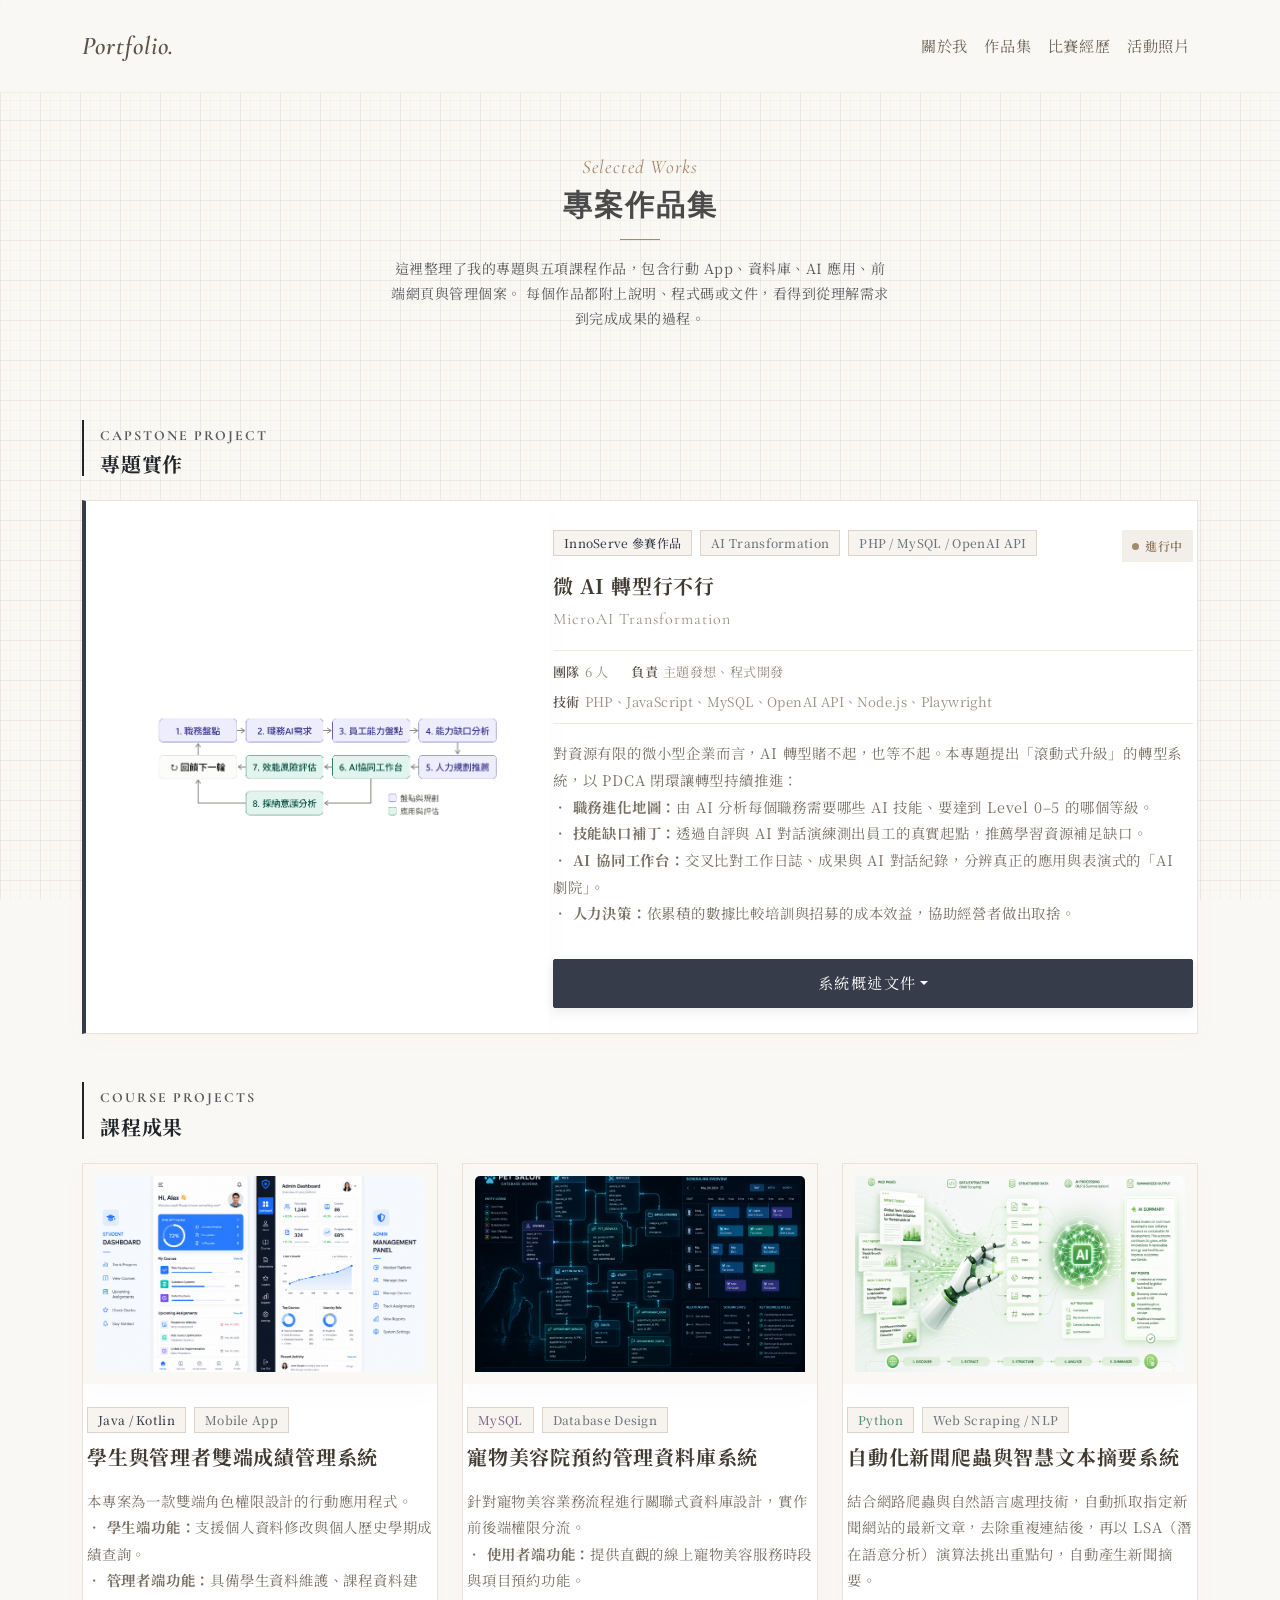
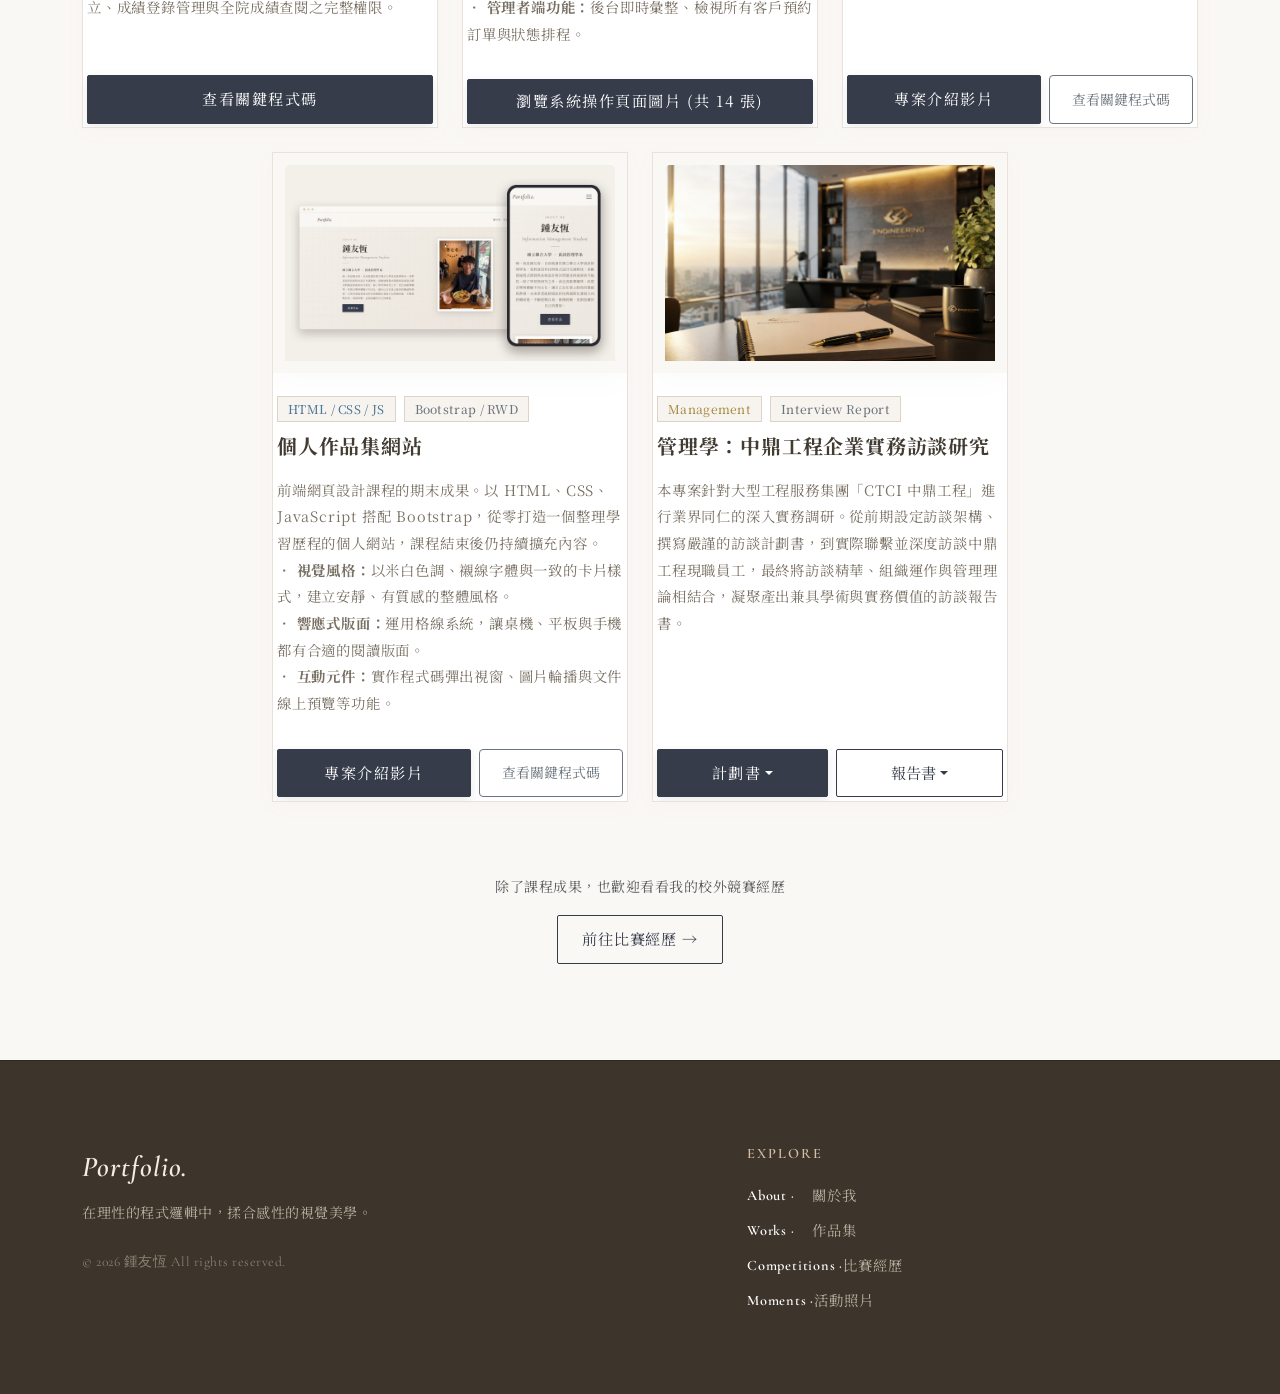
<file: projects.html>
<!DOCTYPE html>
<html lang="zh-Hant">

<head>
    <meta charset="UTF-8">
    <meta name="viewport" content="width=device-width, initial-scale=1.0">
    <title>作品集 | 鍾友恆</title>
    <meta name="description" content="專題實作與課程作品：行動 App、資料庫、AI 應用、前端網頁與管理個案，附說明、程式碼與文件。">
    <meta property="og:type" content="website">
    <meta property="og:title" content="作品集 | 鍾友恆">
    <meta property="og:description" content="專題實作與課程作品：行動 App、資料庫、AI 應用、前端網頁與管理個案，附說明、程式碼與文件。">
    <meta property="og:url" content="https://ivan950530-cell.github.io/projects.html">
    <meta property="og:image" content="https://ivan950530-cell.github.io/images/frontend-cover.jpg">
    <meta name="twitter:card" content="summary_large_image">
    <link rel="icon" href="images/favicon.svg" type="image/svg+xml">

    <link
        href="https://fonts.googleapis.com/css2?family=Cormorant+Garamond:ital,wght@0,400;0,600;1,400&family=Noto+Serif+TC:wght@400;600;700&display=swap"
        rel="stylesheet">
    <link href="https://cdn.jsdelivr.net/npm/bootstrap@5.3.3/dist/css/bootstrap.min.css" rel="stylesheet">
    <link rel="stylesheet" href="style.css">
    <script>document.documentElement.classList.add('js-anim');</script>

    <style>
        /* ===== Projects Page 專用微調 ===== */

        .card-img-top-fixed {
            width: 100%;
            object-fit: cover;
            display: block;
            height: 100%;
            transition: transform 0.45s ease, opacity 0.35s ease;
        }

        /* 統一作品卡片 */
        .custom-card {
            border: 1px solid #e8e2da !important;
            background: #ffffff !important;
            box-shadow: 0 4px 20px rgba(163, 138, 104, 0.03);
            transition: all 0.4s ease;
            overflow: hidden;
        }

        .custom-card:hover {
            transform: translateY(-6px);
            border-color: #c4b9ac !important;
            box-shadow: 0 15px 35px rgba(110, 95, 80, 0.08);
        }

        .custom-card:hover .card-img-top-fixed {
            transform: scale(1.04);
            opacity: 0.92;
        }

        /* 圖片容器統一 */
        .project-image-wrap {
            box-shadow: 0 10px 30px rgba(0, 0, 0, 0.02);
            overflow: hidden;
            background: #faf8f5;
            padding: 12px;
        }

        .project-image-wrap.h-220 {
            height: 220px;
        }

        .project-image-wrap.h-240 {
            height: 240px;
        }

        /* ===== 專題實作：滿版橫式主打卡片 ===== */
        .project-image-wrap.h-full {
            height: 240px;
        }

        @media (min-width: 768px) {
            .project-image-wrap.h-full {
                height: 100%;
                min-height: 320px;
            }

            .card-horizontal .project-card-body {
                padding: 1.8rem 2rem 1.6rem;
            }
        }

        .card-featured {
            border-left: 4px solid #363c4a !important;
        }

        .status-badge {
            display: inline-flex;
            align-items: center;
            gap: 6px;
            font-size: 0.75rem;
            font-weight: 600;
            letter-spacing: 0.5px;
            color: #8a7152;
            background: rgba(163, 138, 104, 0.14);
            padding: 5px 10px;
            white-space: nowrap;
        }

        .status-badge::before {
            content: '';
            width: 7px;
            height: 7px;
            border-radius: 50%;
            background: #a38a68;
        }

        .capstone-meta {
            display: flex;
            flex-wrap: wrap;
            gap: 0.4rem 1.4rem;
            font-size: 0.82rem;
            color: #9a8f82;
            letter-spacing: 0.4px;
            border-top: 1px solid #eee8e0;
            border-bottom: 1px solid #eee8e0;
            padding: 0.6rem 0;
            margin-bottom: 1rem;
        }

        .capstone-meta strong {
            color: #5c544a;
            font-weight: 600;
            margin-right: 0.3rem;
        }

        /* 內文區 */
        .project-card-body {
            padding: 1.4rem 0.35rem 0.2rem;
        }

        .project-card-body .card-title {
            line-height: 1.55;
            margin-bottom: 0.9rem;
        }

        .project-card-body .card-text {
            line-height: 1.85;
            font-size: 0.9rem;
            color: #7a7165 !important;
        }

        /* badge 再精緻一點 */
        .project-card-body .badge {
            background: #f7f3ee !important;
            border: 1px solid #ddd3c8 !important;
            border-radius: 0 !important;
            font-weight: 500;
            padding: 6px 10px;
            letter-spacing: 0.3px;
        }

        /* 統一按鈕高度 */
        .project-actions .btn,
        .project-actions .dropdown .btn {
            min-height: 42px;
            display: flex;
            align-items: center;
            justify-content: center;
        }

        .project-actions .dropdown {
            flex: 1 1 0;
        }

        /* 頁首介紹字 */
        .projects-intro {
            max-width: 680px;
            margin: 0 auto;
            color: #7a7165;
            line-height: 1.9;
            letter-spacing: 0.4px;
        }

        /* modal 微調 */
        .modal-content pre {
            margin-bottom: 0;
            font-size: 0.9rem;
            line-height: 1.7;
        }

        .modal-content code {
            white-space: pre-wrap;
            word-break: break-word;
        }

        /* ===== 照片輪播視窗（米白色，與比賽經歷頁一致） ===== */
        .photo-modal {
            background: #faf8f5;
            border: 1px solid #e8e2da;
            border-radius: 0;
        }

        .photo-modal-en {
            display: block;
            font-family: 'Cormorant Garamond', serif;
            font-size: 0.85rem;
            letter-spacing: 2px;
            text-transform: uppercase;
            color: #9a8f82;
        }

        .photo-modal .modal-title {
            color: #332d26;
        }

        .photo-slide {
            display: block;
            width: 100%;
            height: 60vh;
            max-height: 520px;
            object-fit: contain;
            background: #efe9e1;
        }

        .photo-count {
            margin: 0.8rem 0 0.2rem;
            text-align: center;
            font-family: 'Cormorant Garamond', serif;
            font-size: 0.95rem;
            letter-spacing: 1px;
            color: #a38a68;
        }

        .photo-carousel .carousel-control-prev,
        .photo-carousel .carousel-control-next {
            width: 48px;
            height: 48px;
            top: calc(min(60vh, 520px) / 2 - 24px);
            bottom: auto;
            margin: 0 10px;
            background: rgba(54, 60, 74, 0.55);
            border-radius: 50%;
            opacity: 0.85;
        }

        .photo-carousel .carousel-control-prev-icon,
        .photo-carousel .carousel-control-next-icon {
            width: 1.2rem;
            height: 1.2rem;
        }

        /* ===== 捲動淡入：卡片進入畫面時由下往上淡入 ===== */
        .js-anim .reveal {
            opacity: 0;
            transform: translateY(18px);
            transition: opacity 0.7s ease, transform 0.7s ease;
            transition-delay: var(--reveal-delay, 0s);
        }

        .js-anim .reveal.in-view {
            opacity: 1;
            transform: none;
        }

        @media (prefers-reduced-motion: reduce) {
            .js-anim .reveal {
                opacity: 1;
                transform: none;
                transition: none;
            }
        }
    </style>
</head>

<body>

    <nav class="navbar navbar-expand-lg fixed-top custom-navbar navbar-light">
        <div class="container">
            <a class="navbar-brand" href="index.html"><span class="brand-text">Portfolio.</span></a>
            <button class="navbar-toggler border-0" type="button" data-bs-toggle="collapse" data-bs-target="#navbarNav"
                aria-controls="navbarNav" aria-expanded="false" aria-label="Toggle navigation">
                <span class="navbar-toggler-icon"></span>
            </button>
            <div class="collapse navbar-collapse" id="navbarNav">
                <ul class="navbar-nav ms-auto">
                    <li class="nav-item"><a class="nav-link" href="index.html">關於我</a></li>
                    <li class="nav-item"><a class="nav-link" href="projects.html">作品集</a></li>
                    <li class="nav-item"><a class="nav-link" href="competitions.html">比賽經歷</a></li>
                    <li class="nav-item"><a class="nav-link" href="gallery.html">活動照片</a></li>
                </ul>
            </div>
        </div>
    </nav>

    <section class="container" style="padding-top: 150px; padding-bottom: 1rem;">
        <div class="text-center mb-4">
            <span class="section-subtitle-en">Selected Works</span>
            <h2 class="section-title">專案作品集</h2>
            <div class="hero-divider-left mx-auto my-3"></div>
            <p class="text-muted small mx-auto" style="max-width: 500px; letter-spacing: 0.5px;">
                這裡整理了我的專題與五項課程作品，包含行動 App、資料庫、AI 應用、前端網頁與管理個案。
                每個作品都附上說明、程式碼或文件，看得到從理解需求到完成成果的過程。
            </p>
        </div>
    </section>

    <main class="container pb-5 mb-5">

        <!-- ===== 專題實作（主打作品） ===== -->
        <div class="my-5 reveal" id="capstone">
            <div class="border-start border-2 border-dark ps-3 mb-4">
                <span class="text-uppercase small text-muted fw-bold"
                    style="font-family: 'Cormorant Garamond', serif; letter-spacing: 2px;">Capstone Project</span>
                <h3 class="fs-5 fw-bold text-dark mt-1">專題實作</h3>
            </div>

            <div class="card custom-card card-horizontal card-featured border-0 bg-transparent">
                <div class="row g-0 h-100">
                    <div class="col-md-5">
                        <!-- 封面：系統八大功能流程圖（橫向圖，用 contain 完整顯示、不裁切） -->
                        <div class="project-image-wrap h-full d-flex align-items-center" style="background: #ffffff;">
                            <img src="images/capstone-flow.png" class="card-img-top card-img-top-fixed"
                                alt="微 AI 轉型行不行 系統功能流程" style="height: auto; object-fit: contain;">
                        </div>
                    </div>
                    <div class="col-md-7">
                        <div class="card-body project-card-body px-1 d-flex flex-column h-100">
                            <div class="d-flex justify-content-between align-items-start gap-2 mb-2">
                                <div class="d-flex flex-wrap gap-2">
                                    <span class="badge bg-light text-secondary rounded-0 border small"
                                        style="color: #363c4a !important;">InnoServe 參賽作品</span>
                                    <span class="badge bg-light text-secondary rounded-0 border small">AI
                                        Transformation</span>
                                    <span class="badge bg-light text-secondary rounded-0 border small">PHP / MySQL /
                                        OpenAI API</span>
                                </div>
                                <span class="status-badge">進行中</span>
                            </div>

                            <h4 class="card-title fs-5 fw-bold mb-1">微 AI 轉型行不行</h4>
                            <p class="small mb-3" style="font-family: 'Cormorant Garamond', serif; font-size: 1rem; letter-spacing: 1px; color: #9a8f82;">
                                MicroAI Transformation</p>

                            <div class="capstone-meta">
                                <span><strong>團隊</strong>6 人</span>
                                <span><strong>負責</strong>主題發想、程式開發</span>
                                <span><strong>技術</strong>PHP、JavaScript、MySQL、OpenAI API、Node.js、Playwright</span>
                            </div>

                            <p class="card-text text-muted mb-4 small flex-grow-1">
                                對資源有限的微小型企業而言，AI 轉型賭不起，也等不起。本專題提出「滾動式升級」的轉型系統，以 PDCA 閉環讓轉型持續推進：
                                <br><strong>‧ 職務進化地圖：</strong>由 AI 分析每個職務需要哪些 AI 技能、要達到 Level 0–5 的哪個等級。
                                <br><strong>‧ 技能缺口補丁：</strong>透過自評與 AI 對話演練測出員工的真實起點，推薦學習資源補足缺口。
                                <br><strong>‧ AI 協同工作台：</strong>交叉比對工作日誌、成果與 AI 對話紀錄，分辨真正的應用與表演式的「AI 劇院」。
                                <br><strong>‧ 人力決策：</strong>依累積的數據比較培訓與招募的成本效益，協助經營者做出取捨。
                            </p>

                            <div class="project-actions mt-auto pt-2 d-flex gap-2">
                                <div class="dropdown flex-fill">
                                    <button class="btn btn-custom-dark btn-sm w-100 dropdown-toggle" type="button"
                                        data-bs-toggle="dropdown">
                                        系統概述文件
                                    </button>
                                    <ul class="dropdown-menu w-100">
                                        <li><button class="dropdown-item"
                                                onclick="openDoc('https://drive.google.com/file/d/1F-aO2jw_TNu4nSxMEEnkRNbQaJ2ocQlx/preview')">線上預覽</button>
                                        </li>
                                        <li><a class="dropdown-item" target="_blank"
                                                href="https://drive.google.com/file/d/1F-aO2jw_TNu4nSxMEEnkRNbQaJ2ocQlx/view?usp=drive_link">
                                                下載 PDF
                                            </a></li>
                                    </ul>
                                </div>
                                <!--
                                三分鐘介紹影片：有 YouTube 連結後，把「你的影片網址」換掉，再拿掉這段註解符號即可
                                <a href="你的影片網址" target="_blank"
                                    class="btn btn-custom-outline btn-sm flex-fill text-center">
                                    三分鐘介紹影片
                                </a>
                                -->
                            </div>
                        </div>
                    </div>
                </div>
            </div>
        </div>

        <!-- ===== 課程成果（5 項）：桌機第一排 3 張、第二排 2 張置中 ===== -->
        <div class="my-5">
            <div class="border-start border-2 border-dark ps-3 mb-4">
                <span class="text-uppercase small text-muted fw-bold"
                    style="font-family: 'Cormorant Garamond', serif; letter-spacing: 2px;">Course Projects</span>
                <h3 class="fs-5 fw-bold text-dark mt-1">課程成果</h3>
            </div>

            <!-- justify-content-center：讓最後一排不滿 3 張時置中 -->
            <div class="row g-4 justify-content-center">

                <div class="col-lg-4 col-md-6 reveal">
                    <div class="card custom-card h-100 border-0 bg-transparent">
                        <div class="project-image-wrap h-220">
                            <img loading="lazy" decoding="async" src="images/c22b165c-ee1f-4493-8384-d46450b9a95a.png"
                                class="card-img-top card-img-top-fixed" alt="行動應用程式設計"
                                style="height: 100%; object-fit: cover;">
                        </div>
                        <div class="card-body project-card-body px-1 d-flex flex-column">
                            <div class="d-flex flex-wrap gap-2 mb-2">
                                <span class="badge bg-light text-secondary rounded-0 border small"
                                    style="color: #363c4a !important;">Java / Kotlin</span>
                                <span class="badge bg-light text-secondary rounded-0 border small">Mobile App</span>
                            </div>
                            <h4 class="card-title fs-5 fw-bold mb-3">學生與管理者雙端成績管理系統</h4>
                            <p class="card-text text-muted mb-4 small flex-grow-1">
                                本專案為一款雙端角色權限設計的行動應用程式。
                                <br><strong>‧ 學生端功能：</strong>支援個人資料修改與個人歷史學期成績查詢。
                                <br><strong>‧ 管理者端功能：</strong>具備學生資料維護、課程資料建立、成績登錄管理與全院成績查閱之完整權限。
                            </p>
                            <div class="project-actions mt-auto pt-2">
                                <button type="button" class="btn btn-custom-dark btn-sm w-100"
                                    data-bs-toggle="modal" data-bs-target="#codeModalStudent">
                                    查看關鍵程式碼
                                </button>
                            </div>
                        </div>
                    </div>
                </div>

                <div class="col-lg-4 col-md-6 reveal">
                    <div class="card custom-card h-100 border-0 bg-transparent">
                        <div class="project-image-wrap h-220">
                            <img loading="lazy" decoding="async" src="images/caebdaf5-7a3e-402b-8fa5-88204cf1e746.png"
                                class="card-img-top card-img-top-fixed" alt="資料庫程式設計"
                                style="height: 100%; object-fit: cover;">
                        </div>
                        <div class="card-body project-card-body px-1 d-flex flex-column">
                            <div class="d-flex flex-wrap gap-2 mb-2">
                                <span class="badge bg-light text-secondary rounded-0 border small"
                                    style="color: #7c6a8c !important;">MySQL</span>
                                <span class="badge bg-light text-secondary rounded-0 border small">Database
                                    Design</span>
                            </div>
                            <h4 class="card-title fs-5 fw-bold mb-3">寵物美容院預約管理資料庫系統</h4>
                            <p class="card-text text-muted mb-4 small flex-grow-1">
                                針對寵物美容業務流程進行關聯式資料庫設計，實作前後端權限分流。
                                <br><strong>‧ 使用者端功能：</strong>提供直觀的線上寵物美容服務時段與項目預約功能。
                                <br><strong>‧ 管理者端功能：</strong>後台即時彙整、檢視所有客戶預約訂單與狀態排程。
                            </p>
                            <div class="project-actions mt-auto pt-2">
                                <button type="button" class="btn btn-custom-dark btn-sm w-100 text-center"
                                    style="padding: 10px 0;" data-bs-toggle="modal" data-bs-target="#petImageModal">
                                    瀏覽系統操作頁面圖片 (共 14 張)
                                </button>
                            </div>
                        </div>
                    </div>
                </div>

                <div class="col-lg-4 col-md-6 reveal">
                    <div class="card custom-card h-100 border-0 bg-transparent">
                        <div class="project-image-wrap h-220">
                            <img loading="lazy" decoding="async" src="images/2f567067-e1cf-4fa1-ba22-643d65717b4d.png"
                                class="card-img-top card-img-top-fixed" alt="人工智慧程式設計"
                                style="height: 100%; object-fit: cover;">
                        </div>
                        <div class="card-body project-card-body px-1 d-flex flex-column">
                            <div class="d-flex flex-wrap gap-2 mb-2">
                                <span class="badge bg-light text-secondary rounded-0 border small"
                                    style="color: #5a8c76 !important;">Python</span>
                                <span class="badge bg-light text-secondary rounded-0 border small">Web Scraping /
                                    NLP</span>
                            </div>
                            <h4 class="card-title fs-5 fw-bold mb-3">自動化新聞爬蟲與智慧文本摘要系統</h4>
                            <p class="card-text text-muted mb-4 small flex-grow-1">
                                結合網路爬蟲與自然語言處理技術，自動抓取指定新聞網站的最新文章，去除重複連結後，再以 LSA（潛在語意分析）演算法挑出重點句，自動產生新聞摘要。
                            </p>
                            <div class="project-actions mt-auto pt-2 d-flex gap-2">
                                <a href="https://www.youtube.com/watch?v=W9j1H6BAmfw" target="_blank"
                                    class="btn btn-custom-dark btn-sm flex-fill text-center">
                                    專案介紹影片
                                </a>
                                <button type="button" class="btn btn-outline-secondary btn-sm flex-fill"
                                    data-bs-toggle="modal" data-bs-target="#codeModalNews">
                                    查看關鍵程式碼
                                </button>
                            </div>
                        </div>
                    </div>
                </div>

                <div class="col-lg-4 col-md-6 reveal">
                    <div class="card custom-card h-100 border-0 bg-transparent">
                        <div class="project-image-wrap h-220">
                            <img loading="lazy" decoding="async" src="images/frontend-cover.jpg"
                                class="card-img-top card-img-top-fixed" alt="個人作品集網站：桌機與手機版畫面"
                                style="height: 100%; object-fit: cover;">
                        </div>
                        <div class="card-body project-card-body px-1 d-flex flex-column">
                            <div class="d-flex flex-wrap gap-2 mb-2">
                                <span class="badge bg-light text-secondary rounded-0 border small"
                                    style="color: #4f7896 !important;">HTML / CSS / JS</span>
                                <span class="badge bg-light text-secondary rounded-0 border small">Bootstrap /
                                    RWD</span>
                            </div>
                            <h4 class="card-title fs-5 fw-bold mb-3">個人作品集網站</h4>
                            <p class="card-text text-muted mb-4 small flex-grow-1">
                                前端網頁設計課程的期末成果。以 HTML、CSS、JavaScript 搭配 Bootstrap，從零打造一個整理學習歷程的個人網站，課程結束後仍持續擴充內容。
                                <br><strong>‧ 視覺風格：</strong>以米白色調、襯線字體與一致的卡片樣式，建立安靜、有質感的整體風格。
                                <br><strong>‧ 響應式版面：</strong>運用格線系統，讓桌機、平板與手機都有合適的閱讀版面。
                                <br><strong>‧ 互動元件：</strong>實作程式碼彈出視窗、圖片輪播與文件線上預覽等功能。
                            </p>
                            <div class="project-actions mt-auto pt-2 d-flex gap-2">
                                <a href="https://youtu.be/FqXxmE-A5wQ" target="_blank"
                                    class="btn btn-custom-dark btn-sm flex-fill text-center">
                                    專案介紹影片
                                </a>
                                <button type="button" class="btn btn-outline-secondary btn-sm flex-fill"
                                    data-bs-toggle="modal" data-bs-target="#codeModalFrontend">
                                    查看關鍵程式碼
                                </button>
                            </div>
                        </div>
                    </div>
                </div>

                <!-- 第二排第 2 張：管理學訪談 -->
                <div class="col-lg-4 col-md-6 reveal">
                    <div class="card custom-card h-100 border-0 bg-transparent">
                        <div class="project-image-wrap h-220">
                            <img loading="lazy" decoding="async" src="images/958ec635-b771-4ce8-a0f8-ac7e98795930.png"
                                class="card-img-top card-img-top-fixed" alt="管理學-企業訪談"
                                style="height: 100%; object-fit: cover;">
                        </div>
                        <div class="card-body project-card-body px-1 d-flex flex-column">
                            <div class="d-flex flex-wrap gap-2 mb-2">
                                <span class="badge bg-light text-secondary rounded-0 border small"
                                    style="color: #a88d44 !important;">Management</span>
                                <span class="badge bg-light text-secondary rounded-0 border small">Interview
                                    Report</span>
                            </div>
                            <h4 class="card-title fs-5 fw-bold mb-3">管理學：中鼎工程企業實務訪談研究</h4>
                            <p class="card-text text-muted mb-4 small flex-grow-1">
                                本專案針對大型工程服務集團「CTCI
                                中鼎工程」進行業界同仁的深入實務調研。從前期設定訪談架構、撰寫嚴謹的訪談計劃書，到實際聯繫並深度訪談中鼎工程現職員工，最終將訪談精華、組織運作與管理理論相結合，凝聚產出兼具學術與實務價值的訪談報告書。
                            </p>
                            <div class="project-actions d-flex gap-2 mt-auto pt-2">
                                <div class="dropdown flex-fill">
                                    <button class="btn btn-custom-dark btn-sm w-100 dropdown-toggle" type="button"
                                        data-bs-toggle="dropdown">
                                        計劃書
                                    </button>
                                    <ul class="dropdown-menu w-100">
                                        <li><button class="dropdown-item"
                                                onclick="openDoc('https://drive.google.com/file/d/1OAFKWQsV7-r9gs1zV19n-B2vRVFZHQgh/preview')">線上預覽</button>
                                        </li>
                                        <li><a class="dropdown-item" target="_blank"
                                                href="https://drive.google.com/file/d/1OAFKWQsV7-r9gs1zV19n-B2vRVFZHQgh/view?usp=drive_link">
                                                下載 PDF
                                            </a></li>
                                    </ul>
                                </div>
                                <div class="dropdown flex-fill">
                                    <button class="btn btn-custom-outline btn-sm w-100 dropdown-toggle" type="button"
                                        data-bs-toggle="dropdown">
                                        報告書
                                    </button>
                                    <ul class="dropdown-menu w-100">
                                        <li><button class="dropdown-item"
                                                onclick="openDoc('https://drive.google.com/file/d/16thnEm3tkvrxfEA6Z0fb_pA_vaCgCYnF/preview')">線上預覽</button>
                                        </li>
                                        <li><a class="dropdown-item" target="_blank"
                                                href="https://drive.google.com/file/d/16thnEm3tkvrxfEA6Z0fb_pA_vaCgCYnF/view?usp=drive_link">
                                                下載 PDF
                                            </a></li>
                                    </ul>
                                </div>
                            </div>
                        </div>
                    </div>
                </div>

            </div>
        </div>

        <!-- 導向比賽經歷頁 -->
        <div class="text-center pt-4">
            <p class="text-muted small mb-3" style="letter-spacing: 0.5px;">除了課程成果，也歡迎看看我的校外競賽經歷</p>
            <a href="competitions.html" class="btn btn-custom-outline btn-sm px-4" style="min-height: 42px;">
                前往比賽經歷 →
            </a>
        </div>

    </main>

    <div class="modal fade" id="petImageModal" tabindex="-1" aria-labelledby="petImageModalLabel" aria-hidden="true">
        <div class="modal-dialog modal-lg modal-dialog-centered">
            <div class="modal-content photo-modal">
                <div class="modal-header border-0 pb-0">
                    <div>
                        <span class="photo-modal-en">Interface Walkthrough</span>
                        <h5 class="modal-title fw-bold" id="petImageModalLabel">寵物美容院預約管理系統 ‧ 介面導覽</h5>
                    </div>
                    <button type="button" class="btn-close" data-bs-dismiss="modal" aria-label="Close"></button>
                </div>
                <div class="modal-body pt-3">
                    <!-- 系統截圖用手動切換，方便慢慢看每個畫面 -->
                    <div id="petImageCarousel" class="carousel slide photo-carousel" data-bs-ride="false">
                        <div class="carousel-inner">
                            <div class="carousel-item active">
                                <img src="images/1.png" class="photo-slide" alt="寵物美容院預約系統操作畫面 1" loading="lazy" decoding="async">
                                <p class="photo-count">1 / 14</p>
                            </div>
                            <div class="carousel-item">
                                <img src="images/2.png" class="photo-slide" alt="寵物美容院預約系統操作畫面 2" loading="lazy" decoding="async">
                                <p class="photo-count">2 / 14</p>
                            </div>
                            <div class="carousel-item">
                                <img src="images/3.png" class="photo-slide" alt="寵物美容院預約系統操作畫面 3" loading="lazy" decoding="async">
                                <p class="photo-count">3 / 14</p>
                            </div>
                            <div class="carousel-item">
                                <img src="images/4.png" class="photo-slide" alt="寵物美容院預約系統操作畫面 4" loading="lazy" decoding="async">
                                <p class="photo-count">4 / 14</p>
                            </div>
                            <div class="carousel-item">
                                <img src="images/5.png" class="photo-slide" alt="寵物美容院預約系統操作畫面 5" loading="lazy" decoding="async">
                                <p class="photo-count">5 / 14</p>
                            </div>
                            <div class="carousel-item">
                                <img src="images/6.png" class="photo-slide" alt="寵物美容院預約系統操作畫面 6" loading="lazy" decoding="async">
                                <p class="photo-count">6 / 14</p>
                            </div>
                            <div class="carousel-item">
                                <img src="images/7.png" class="photo-slide" alt="寵物美容院預約系統操作畫面 7" loading="lazy" decoding="async">
                                <p class="photo-count">7 / 14</p>
                            </div>
                            <div class="carousel-item">
                                <img src="images/8.png" class="photo-slide" alt="寵物美容院預約系統操作畫面 8" loading="lazy" decoding="async">
                                <p class="photo-count">8 / 14</p>
                            </div>
                            <div class="carousel-item">
                                <img src="images/9.png" class="photo-slide" alt="寵物美容院預約系統操作畫面 9" loading="lazy" decoding="async">
                                <p class="photo-count">9 / 14</p>
                            </div>
                            <div class="carousel-item">
                                <img src="images/10.png" class="photo-slide" alt="寵物美容院預約系統操作畫面 10" loading="lazy" decoding="async">
                                <p class="photo-count">10 / 14</p>
                            </div>
                            <div class="carousel-item">
                                <img src="images/11.png" class="photo-slide" alt="寵物美容院預約系統操作畫面 11" loading="lazy" decoding="async">
                                <p class="photo-count">11 / 14</p>
                            </div>
                            <div class="carousel-item">
                                <img src="images/12.png" class="photo-slide" alt="寵物美容院預約系統操作畫面 12" loading="lazy" decoding="async">
                                <p class="photo-count">12 / 14</p>
                            </div>
                            <div class="carousel-item">
                                <img src="images/13.png" class="photo-slide" alt="寵物美容院預約系統操作畫面 13" loading="lazy" decoding="async">
                                <p class="photo-count">13 / 14</p>
                            </div>
                            <div class="carousel-item">
                                <img src="images/14.png" class="photo-slide" alt="寵物美容院預約系統操作畫面 14" loading="lazy" decoding="async">
                                <p class="photo-count">14 / 14</p>
                            </div>
                        </div>
                        <button class="carousel-control-prev" type="button" data-bs-target="#petImageCarousel"
                            data-bs-slide="prev">
                            <span class="carousel-control-prev-icon" aria-hidden="true"></span>
                            <span class="visually-hidden">上一張</span>
                        </button>
                        <button class="carousel-control-next" type="button" data-bs-target="#petImageCarousel"
                            data-bs-slide="next">
                            <span class="carousel-control-next-icon" aria-hidden="true"></span>
                            <span class="visually-hidden">下一張</span>
                        </button>
                    </div>
                </div>
            </div>
        </div>
    </div>

    <div class="modal fade" id="codeModalStudent" tabindex="-1" aria-hidden="true">
        <div class="modal-dialog modal-xl modal-dialog-centered">
            <div class="modal-content bg-dark text-light">
                <div class="modal-header border-secondary">
                    <h5 class="modal-title">核心程式碼展示：資料庫連線與成績查詢</h5>
                    <button type="button" class="btn-close btn-close-white" data-bs-dismiss="modal"></button>
                </div>
                <div class="modal-body">
                    <p class="text-secondary small mb-3">以下節錄專案中的資料庫連線、成績查詢與畫面更新邏輯：</p>
                    <pre class="bg-black p-3 rounded text-success"><code>
/* 1. 非同步資料庫執行機制 */
sqlService = Executors.newSingleThreadExecutor();
sqlService.execute(() -> {
    db = new MariaDB(); // 資料庫連線初始化
});

/* 2. 核心 SQL 關聯查詢邏輯 (以學生查詢為例) */
String sqlStatement = "SELECT b.StudentName, c.CourseName, g.Grade " +
                      "FROM grade g " +
                      "JOIN basis b ON g.StudentID = b.StudentID " +
                      "JOIN course c ON g.CourseID = c.CourseID " +
                      "WHERE g.StudentID = ?";
ArrayList&lt;String&gt; parameters = new ArrayList&lt;&gt;();
parameters.add(getID);
ResultSet rs = db.sqlQuery(sqlStatement, parameters);

/* 3. 安全更新 UI 執行緒 */
runOnUiThread(() -> {
    result.clear();
    if (tempData.isEmpty()) {
        result.add("查無資料");
    } else {
        result.addAll(tempData);
    }
    adapter.notifyDataSetChanged(); // 通知 Adapter 更新 ListView
});
                </code></pre>
                </div>
            </div>
        </div>
    </div>

    <div class="modal fade" id="codeModalNews" tabindex="-1" aria-hidden="true">
        <div class="modal-dialog modal-xl modal-dialog-centered">
            <div class="modal-content bg-dark text-light">
                <div class="modal-header border-secondary">
                    <h5 class="modal-title">核心程式碼展示：新聞爬蟲與解析邏輯</h5>
                    <button type="button" class="btn-close btn-close-white" data-bs-dismiss="modal"></button>
                </div>
                <div class="modal-body">
                    <p class="text-secondary small mb-3">以下節錄專案中抓取新聞、去除重複資料，並以 LSA 演算法產生摘要的程式碼：</p>
                    <pre class="bg-black p-3 rounded text-info"><code>
# ===== 1. 網路請求與網頁解析（爬蟲核心） =====
# 使用 requests 模擬瀏覽器行為，避免被擋。
# 並利用 BeautifulSoup 進行結構化資料擷取。
res = requests.get(url, headers=headers)
soup = BeautifulSoup(res.text, "html.parser")
items = soup.select("ul li a")  # 透過 CSS Selector 定位新聞列表

# ===== 2. 資料清洗與去重（穩健性邏輯） =====
# 使用 set 結構確保資料唯一，並篩選有效的新聞連結
seen_links = set()
if "3c.ltn.com.tw/news" in link:
    if link not in seen_links:
        seen_links.add(link)

# ===== 3. LSA 潛在語意摘要 =====
# 利用 Sumy 框架實現自動化摘要
parser = PlaintextParser.from_string(article_text, Tokenizer(LANGUAGE))
summarizer = LsaSummarizer(Stemmer(LANGUAGE))
summarizer.stop_words = get_stop_words(LANGUAGE)  # 過濾無意義詞彙
                </code></pre>
                </div>
            </div>
        </div>
    </div>

    <div class="modal fade" id="codeModalFrontend" tabindex="-1" aria-hidden="true">
        <div class="modal-dialog modal-xl modal-dialog-centered">
            <div class="modal-content bg-dark text-light">
                <div class="modal-header border-secondary">
                    <h5 class="modal-title">核心程式碼展示：響應式版面與自訂樣式</h5>
                    <button type="button" class="btn-close btn-close-white" data-bs-dismiss="modal"></button>
                </div>
                <div class="modal-body">
                    <p class="text-secondary small mb-3">節錄自網站首頁，展示如何以 Bootstrap 格線與 Flex 工具建構響應式版面，並用 CSS 偽元素繪製時間軸：</p>
                    <pre class="bg-black p-3 rounded text-warning"><code>
&lt;!-- ===== 1. 響應式導覽列（HTML + Bootstrap） ===== --&gt;
&lt;!-- 桌機橫向展開；螢幕變窄時自動收合成漢堡選單 --&gt;
&lt;nav class="navbar navbar-expand-lg fixed-top custom-navbar navbar-light"&gt;
    &lt;button class="navbar-toggler border-0" type="button"
        data-bs-toggle="collapse" data-bs-target="#navbarNav"&gt;
        &lt;span class="navbar-toggler-icon"&gt;&lt;/span&gt;
    &lt;/button&gt;
    &lt;div class="collapse navbar-collapse" id="navbarNav"&gt;
        &lt;ul class="navbar-nav ms-auto"&gt; ... &lt;/ul&gt;
    &lt;/div&gt;
&lt;/nav&gt;

&lt;!-- ===== 2. 技能區塊的 RWD 格線（HTML + Bootstrap） ===== --&gt;
&lt;!-- 手機一排 2 張（col-6）、平板以上一排 4 張（col-md-3） --&gt;
&lt;div class="row g-4 justify-content-center"&gt;
    &lt;div class="col-6 col-md-3 text-center"&gt;
        &lt;div class="p-3 bg-white border rounded-1 h-100 shadow-sm"
            style="border-top: 3px solid #5b849e !important;"&gt;
            &lt;span class="badge skill-badge html-badge w-100"&gt;HTML&lt;/span&gt;
            &lt;span class="badge skill-badge css-badge w-100"&gt;CSS&lt;/span&gt;
        &lt;/div&gt;
    &lt;/div&gt;
    ...
&lt;/div&gt;

/* ===== 3. 教育背景時間軸（CSS 偽元素） ===== */
/* 用左邊框畫出時間線，再以 ::before 畫出每個節點的圓點，不需額外圖片 */
.timeline-item {
    position: relative;
    border-left: 1px solid #c4b9ac;
    padding-left: 30px;
}
.timeline-item::before {
    content: '';
    position: absolute;
    left: -6px;
    top: 8px;
    width: 11px;
    height: 11px;
    background-color: #a38a68;
    border-radius: 50%;
}

&lt;!-- ===== 4. 語言能力卡片的響應式排列（Bootstrap Flex 工具類別） ===== --&gt;
&lt;!-- 手機上下排列（flex-column），寬螢幕改為左右並排（flex-sm-row） --&gt;
&lt;div class="p-4 bg-white d-flex flex-column flex-sm-row
            justify-content-between align-items-sm-center shadow-sm"&gt;
    &lt;div&gt; TOEIC 多益英語測驗 ... &lt;/div&gt;
    &lt;div class="text-start text-sm-end"&gt;
        &lt;span class="badge rounded-0"&gt;綠色證書&lt;/span&gt;
    &lt;/div&gt;
&lt;/div&gt;
                </code></pre>
                </div>
            </div>
        </div>
    </div>


    <div class="modal fade" id="docViewerModal" tabindex="-1" aria-hidden="true">
        <div class="modal-dialog modal-xl modal-dialog-centered">
            <div class="modal-content" style="height: 85vh;">
                <div class="modal-header">
                    <h5 class="modal-title">文件預覽</h5>
                    <button type="button" class="btn-close" data-bs-dismiss="modal"></button>
                </div>
                <div class="modal-body p-0">
                    <iframe id="pdfViewer" src="" width="100%" height="100%" frameborder="0"></iframe>
                </div>
            </div>
        </div>
    </div>

    <!-- 頁尾 -->
    <footer class="footer-section py-5">
        <div class="container">
            <div class="row gy-4 align-items-start justify-content-between">
                <div class="col-lg-5 footer-brand-area text-center text-lg-start">
                    <span class="footer-brand-text">Portfolio.</span>
                    <p class="footer-tagline mt-2">在理性的程式邏輯中，揉合感性的視覺美學。</p>
                    <p class="footer-copyright mb-0 mt-4 d-none d-lg-block">© 2026 鍾友恆 All rights reserved.</p>
                </div>
                <div class="col-lg-5 footer-info-area">
                    <div class="footer-info-box">
                        <span class="footer-info-title text-center text-lg-start d-block mb-3">EXPLORE</span>
                        <ul class="list-unstyled footer-contact-list">
                            <li class="d-flex align-items-center justify-content-center justify-content-lg-start mb-2">
                                <span class="contact-label">About ‧</span>
                                <a href="index.html" class="contact-link">關於我</a>
                            </li>
                            <li class="d-flex align-items-center justify-content-center justify-content-lg-start mb-2">
                                <span class="contact-label">Works ‧</span>
                                <a href="projects.html" class="contact-link">作品集</a>
                            </li>
                            <li class="d-flex align-items-center justify-content-center justify-content-lg-start mb-2">
                                <span class="contact-label">Competitions ‧</span>
                                <a href="competitions.html" class="contact-link">比賽經歷</a>
                            </li>
                            <li class="d-flex align-items-center justify-content-center justify-content-lg-start mb-2">
                                <span class="contact-label">Moments ‧</span>
                                <a href="gallery.html" class="contact-link">活動照片</a>
                            </li>
                        </ul>
                    </div>
                </div>
                <div class="col-12 text-center d-lg-none pt-3 border-top border-light-subtle">
                    <p class="footer-copyright mb-0">© 2026 鍾友恆 All rights reserved.</p>
                </div>
            </div>
        </div>
    </footer>
    <script src="https://cdn.jsdelivr.net/npm/bootstrap@5.3.3/dist/js/bootstrap.bundle.min.js"></script>


    <script>
        function openDoc(url) {
            const frame = document.getElementById('pdfViewer');
            frame.src = url;
            bootstrap.Modal.getOrCreateInstance(document.getElementById('docViewerModal')).show();
        }

        document.getElementById('docViewerModal').addEventListener('hidden.bs.modal', function () {
            document.getElementById('pdfViewer').src = "";
        });

        // 寵物美容院截圖：關閉視窗後回到第 1 張，下次打開從頭看
        document.getElementById('petImageModal').addEventListener('hidden.bs.modal', function () {
            bootstrap.Carousel.getOrCreateInstance(document.getElementById('petImageCarousel')).to(0);
        });
    </script>
    <script>
        // ===== 捲動淡入：同一排的卡片依序出現，只播一次 =====
        (function () {
            const els = document.querySelectorAll('.reveal');
            els.forEach(function (el) {
                const siblings = Array.prototype.filter.call(el.parentElement.children, function (c) {
                    return c.classList.contains('reveal');
                });
                const i = siblings.indexOf(el);
                if (i > 0) el.style.setProperty('--reveal-delay', Math.min(i * 0.08, 0.4) + 's');
            });
            if (!('IntersectionObserver' in window)) {
                els.forEach(function (el) { el.classList.add('in-view'); });
                return;
            }
            const io = new IntersectionObserver(function (entries) {
                entries.forEach(function (entry) {
                    if (entry.isIntersecting) {
                        entry.target.classList.add('in-view');
                        io.unobserve(entry.target);
                    }
                });
            }, { threshold: 0.12, rootMargin: '0px 0px -40px 0px' });
            els.forEach(function (el) { io.observe(el); });
        })();
    </script>
</body>

</html>
</file>
<file: style.css>
/* ==========================================================================
   1. 全域樣式與幾何微網格
   ========================================================================== */
* {
    margin: 0;
    padding: 0;
    box-sizing: border-box;
}

body {
    font-family: 'Noto Serif TC', "Microsoft JhengHei", serif;
    color: #4a4a4a;
    letter-spacing: 0.8px;
    line-height: 1.8;
    overflow-x: hidden;
    background-color: #faf8f5; 
    background-image: 
        linear-gradient(to right, rgba(139, 115, 85, 0.08) 1.5px, transparent 1.5px),
        linear-gradient(to bottom, rgba(139, 115, 85, 0.08) 1.5px, transparent 1.5px),
        linear-gradient(to right, rgba(139, 115, 85, 0.04) 1px, transparent 1px),
        linear-gradient(to bottom, rgba(139, 115, 85, 0.04) 1px, transparent 1px);
    background-size: 40px 40px, 40px 40px, 10px 10px, 10px 10px;
    background-attachment: fixed;
}

/* ==========================================================================
   2. 導覽列（Navbar）
   ========================================================================== */
.custom-navbar {
    background: rgba(250, 248, 245, 0.85);
    backdrop-filter: blur(12px);
    -webkit-backdrop-filter: blur(12px);
    border-bottom: 1px solid rgba(139, 115, 85, 0.08);
    padding: 18px 0;
    transition: all 0.4s ease;
}

.brand-text {
    font-family: 'Cormorant Garamond', serif;
    font-weight: 600;
    font-style: italic;
    color: #5c5246;
    font-size: 1.6rem;
    letter-spacing: 1px;
}

.custom-navbar .nav-link {
    font-family: 'Noto Serif TC', serif;
    color: #6e6557 !important;
    font-size: 0.95rem;
    font-weight: 400;
    position: relative;
    transition: all 0.3s ease;
}

.custom-navbar .nav-link:hover {
    color: #a38a68 !important;
}

.custom-navbar .nav-link::after {
    content: '';
    position: absolute;
    width: 0;
    height: 1px;
    bottom: -4px;
    left: 50%;
    background-color: #a38a68;
    transition: all 0.3s ease;
    transform: translateX(-50%);
}

.custom-navbar .nav-link:hover::after {
    width: 60%;
}

/* ==========================================================================
   3. Hero 區塊與個人照片
   ========================================================================== */
.hero {
    min-height: 100vh;
    display: flex;
    align-items: center;
    background: linear-gradient(135deg, rgba(242, 236, 228, 0.65) 0%, rgba(227, 218, 205, 0.65) 100%);
    padding-top: 110px;
    padding-bottom: 60px;
}

.hero-row {
    max-width: 1100px;
    margin: 0 auto;
}

.hero-text-area {
    text-align: left;
    padding-right: 2rem;
}

.hero-badge-top {
    font-family: 'Cormorant Garamond', serif;
    letter-spacing: 3px;
    font-size: 0.85rem;
    color: #a38a68;
    margin-bottom: 10px;
    font-weight: 600;
}

.hero-title {
    font-family: 'Noto Serif TC', serif;
    font-size: 3.2rem;
    font-weight: 700;
    color: #3d352c;
    margin-bottom: 12px;
}

.hero-subtitle {
    font-family: 'Cormorant Garamond', serif;
    font-style: italic;
    font-size: 1.4rem;
    color: #726555;
    font-weight: 400;
}

.hero-divider-left {
    width: 40px;
    height: 1px;
    background-color: #a38a68;
    margin: 24px 0;
}

.hero-desc {
    font-family: 'Noto Serif TC', serif;
    color: #4a4136;
    font-size: 1.1rem;
    font-weight: 600;
    margin-bottom: 10px;
}

.hero-intro-text {
    font-size: 0.95rem;
    color: #6e6355;
    max-width: 460px;
    line-height: 1.8;
}

.hero-image-area {
    display: flex;
    justify-content: center;
    align-items: center;
}

.profile-frame {
    position: relative;
    padding: 12px;
    background: #ffffff;
    box-shadow: 0 15px 40px rgba(54, 60, 74, 0.15); 
    border: 1px solid #e1d8cd;
    transition: transform 0.4s ease;
}

.profile-frame::before {
    content: '';
    position: absolute;
    top: -8px;
    left: -8px;
    right: -8px;
    bottom: -8px;
    border: 1px solid rgba(163, 138, 104, 0.3);
    pointer-events: none;
}

.profile-image {
    width: 100%;
    max-width: 320px;
    height: auto;
    aspect-ratio: 3 / 4;
    object-fit: cover;
    display: block;
    filter: contrast(102%) brightness(98%) sepia(5%);
    transition: all 0.4s ease;
}

.profile-frame:hover {
    transform: scale(1.02) rotate(1deg);
}

/* ==========================================================================
   4. 全域通用按鈕
   ========================================================================== */
.btn-custom-dark {
    background: #363c4a; 
    color: #ffffff;
    font-size: 0.95rem;
    font-weight: 400;
    border-radius: 2px;
    padding: 12px 32px;
    border: 1px solid #363c4a;
    letter-spacing: 1.5px;
    box-shadow: 0 4px 12px rgba(54, 60, 74, 0.1);
    transition: all 0.3s ease;
}

.btn-custom-dark:hover {
    background: #232832; 
    border-color: #232832;
    color: #ffffff;
    transform: translateY(-2px);
    box-shadow: 0 6px 18px rgba(54, 60, 74, 0.2);
}

.btn-custom-outline {
    background: transparent;
    color: #363c4a;
    font-size: 0.95rem;
    font-weight: 400;
    border-radius: 2px;
    padding: 12px 32px;
    border: 1px solid #363c4a;
    transition: all 0.3s ease;
}

.btn-custom-outline:hover {
    background: rgba(54, 60, 74, 0.05);
    color: #232832;
    transform: translateY(-1px);
}

/* ==========================================================================
   5. 大區塊通用組件
   ========================================================================== */
.section-padding {
    padding-top: 6rem !important;
    padding-bottom: 6rem !important;
}

.section-subtitle-en {
    font-family: 'Cormorant Garamond', serif;
    font-style: italic;
    font-size: 1.2rem;
    color: #a38a68;
    display: block;
    margin-bottom: 4px;
}

.section-title {
    font-family: 'Noto Serif TC', serif;
    font-weight: 600;
    color: #332d26;
    font-size: 1.8rem;
    letter-spacing: 2px;
}

.skill-container {
    display: flex;
    flex-wrap: wrap;
    justify-content: center;
    gap: 16px;
}

.skill-badge {
    font-family: 'Cormorant Garamond', serif;
    font-size: 1.1rem !important;
    font-weight: 400;
    letter-spacing: 0.5px;
    padding: 10px 24px !important;
    border-radius: 0px !important;
    background-color: #ffffff !important; 
    border: 1px solid #d1c7bd;
    box-shadow: 0 4px 10px rgba(139, 115, 85, 0.05);
    transition: all 0.3s ease;
}

.skill-badge:hover {
    transform: translateY(-3px);
}

.html-badge { color: #b86b5c !important; border-color: rgba(184,107,92, 0.4) !important; }
.css-badge { color: #5b849e !important; border-color: rgba(91,132,158, 0.4) !important; }
.js-badge { color: #a88d44 !important; border-color: rgba(168,141,68, 0.4) !important; }
.php-badge { color: #7c6a8c !important; border-color: rgba(124,106,140, 0.4) !important; }
.py-badge { color: #5a8c76 !important; border-color: rgba(90,140,118, 0.4) !important; }

.custom-card {
    border: 1px solid #e8e2da;
    border-radius: 0px;
    overflow: hidden;
    background: #ffffff;
    transition: all 0.4s ease;
    box-shadow: 0 4px 20px rgba(163, 138, 104, 0.03);
}

.card-img-wrapper {
    overflow: hidden;
    padding: 12px;
    background: #faf8f5;
}

.custom-card img {
    height: 220px;
    object-fit: cover;
    transition: opacity 0.4s ease;
}

.custom-card:hover {
    transform: translateY(-6px);
    border-color: #c4b9ac;
    box-shadow: 0 15px 35px rgba(110, 95, 80, 0.06);
}

.custom-card:hover img {
    opacity: 0.9;
}

.card-title {
    font-family: 'Noto Serif TC', serif;
    font-size: 1.15rem;
    color: #423b32;
    margin-bottom: 12px;
}

.card-text {
    font-size: 0.88rem;
    color: #7a7165 !important;
    line-height: 1.7;
}

/* ==========================================================================
   6. 履歷學歷時間軸與獲獎榮譽
   ========================================================================== */
.timeline-item {
    border-left: 2px solid #dcd3c7; 
    position: relative;
}

.timeline-item::before {
    content: '';
    position: absolute;
    background-color: #c88257; 
    width: 13px;
    height: 13px;
    border-radius: 50%;
    left: -7px;
    top: 5px;
    box-shadow: 0 0 0 4px rgba(200, 130, 87, 0.2);
}

.honor-list li {
    transition: all 0.3s ease;
    padding: 20px 15px;
    border-radius: 4px;
}

.honor-list li:hover {
    background-color: rgba(242, 236, 228, 0.5);
    padding-left: 20px;
}

.honor-list .badge {
    background-color: #363c4a; 
    color: #ffffff;
    padding: 8px 16px;
    font-size: 0.85rem;
    letter-spacing: 1px;
}

/* ==========================================================================
   7. 聯絡表單頁面
   ========================================================================== */
.contact-form-wrapper {
    background-color: #f2ece4; 
    border: 1px solid #e3dec9;
    border-radius: 4px;
    box-shadow: 0 10px 30px rgba(61, 53, 44, 0.05);
}

.contact-form-wrapper .btn-custom-dark {
    background: #2b241c; 
    border-color: #2b241c;
    letter-spacing: 2px;
}

.contact-form-wrapper .btn-custom-dark:hover {
    background: #524637;
    border-color: #524637;
    box-shadow: 0 5px 15px rgba(43, 36, 28, 0.2);
}

.form-control-custom {
    background-color: transparent !important;
    border: none;
    border-bottom: 1px solid #b8ac9e; 
    border-radius: 0;
    padding: 12px 4px;
    color: #2b241c; 
    transition: all 0.3s ease;
}

.form-control-custom:focus {
    outline: none;
    box-shadow: none;
    border-bottom-color: #2b241c; 
}

.article-box {
    border-left: 3px solid #a38a68; 
    padding-left: 20px;
    transition: border-color 0.3s ease;
}

.article-box:hover {
    border-left-color: #3d352c; 
}

.article-heading {
    color: #2b241c !important; 
    font-size: 1.2rem;
    transition: color 0.3s ease;
}

.article-box:hover .article-heading {
    color: #a38a68 !important; 
}

.article-link {
    color: #a38a68;
    text-decoration: none;
    font-weight: 600;
    transition: all 0.3s ease;
}

.article-link:hover {
    color: #2b241c;
    padding-left: 5px; 
}

.text-justify {
    text-align: justify;
    text-justify: inter-ideograph;
}

/* ==========================================================================
   8. 頁尾
   ========================================================================== */
.footer-section {
    background-color: #3d352c; 
    border-top: 1px solid #2e2821;
    padding-top: 5rem !important;
    padding-bottom: 4rem !important;
}

.footer-brand-text {
    font-family: 'Cormorant Garamond', serif;
    font-weight: 600;
    font-style: italic;
    color: #f2ece4; 
    font-size: 1.8rem;
    letter-spacing: 1px;
}

.footer-tagline {
    font-size: 0.88rem;
    color: #baaf9f; 
    letter-spacing: 0.5px;
}

.footer-copyright {
    font-family: 'Cormorant Garamond', serif;
    color: #8c8070;
    font-size: 0.85rem;
    letter-spacing: 0.5px;
}

.footer-info-title {
    font-family: 'Cormorant Garamond', serif;
    font-size: 0.9rem;
    letter-spacing: 2px;
    color: #d4bda2; 
    font-weight: 600;
}

.footer-contact-list {
    font-size: 0.9rem;
    color: #e3dacd;
}

.contact-label {
    font-family: 'Cormorant Garamond', serif;
    font-weight: 600;
    color: #ffffff; 
    min-width: 65px;
    display: inline-block;
}

.contact-text {
    color: #baaf9f;
}

.contact-link {
    color: #baaf9f;
    text-decoration: none;
    transition: all 0.3s ease;
    border-bottom: 1px dashed transparent;
}

.contact-link:hover {
    color: #d4bda2;
    border-bottom-color: #d4bda2;
}

/* ==========================================================================
   9. RWD 響應式斷點優化
   ========================================================================== */
@media (max-width: 992px) {
    .hero {
        padding-top: 120px;
        text-align: center;
    }
    .hero-text-area {
        text-align: center;
        padding-right: 0;
        margin-bottom: 50px;
    }
    .hero-divider-left {
        margin: 20px auto;
    }
    .hero-intro-text {
        margin: 0 auto;
    }
    .hero-btns {
        justify-content: center !important;
    }
    .hero-title {
        font-size: 2.6rem;
    }
}

@media (max-width: 991.98px) {
    .footer-section {
        padding-top: 4rem !important;
        padding-bottom: 3rem !important;
    }
    .footer-info-box {
        padding: 20px;
        background: rgba(255, 255, 255, 0.03); 
        border-radius: 4px;
    }
}

/* 強制提升按鈕的點擊優先權 */
.btn-custom-dark {
    position: relative;
    z-index: 100;
    pointer-events: auto !important;
}

/* 專業觀點區塊樣式 */
.section-title {
    font-family: 'Cormorant Garamond', serif;
    font-weight: 600;
    color: #4a4a4a;
}

.article-link {
    color: #8b7355; /* 請改為你網站的主色調 */
    text-decoration: none;
    border-bottom: 1px solid #8b7355;
    transition: 0.3s;
}

.article-link:hover {
    color: #4a4a4a;
    border-bottom-color: #4a4a4a;
}

/* ==========================================================================
   10. Portfolio 共用卡片系統（Projects + Gallery 統一）
   ========================================================================== */

/* 統一作品 / 活動卡片 */
.portfolio-card {
    border: 1px solid #e8e2da;
    border-radius: 0;
    overflow: hidden;
    background: #ffffff;
    transition: all 0.4s ease;
    box-shadow: 0 4px 20px rgba(163, 138, 104, 0.03);
    height: 100%;
}

.portfolio-card:hover {
    transform: translateY(-6px);
    border-color: #c4b9ac;
    box-shadow: 0 15px 35px rgba(110, 95, 80, 0.08);
}

/* 統一圖片容器 */
.portfolio-media {
    padding: 12px;
    background: #faf8f5;
    overflow: hidden;
}

.portfolio-media.fixed-220 {
    height: 220px;
}

.portfolio-media.fixed-240 {
    height: 240px;
}

.portfolio-media img {
    width: 100%;
    height: 100%;
    object-fit: cover;
    display: block;
    transition: transform 0.45s ease, opacity 0.35s ease;
}

.portfolio-card:hover .portfolio-media img {
    transform: scale(1.04);
    opacity: 0.92;
}

/* 卡片內容 */
.portfolio-body {
    padding: 1.5rem 0.35rem 0.5rem 0.35rem;
    display: flex;
    flex-direction: column;
    height: 100%;
}

.portfolio-title {
    font-family: 'Noto Serif TC', serif;
    font-size: 1.15rem;
    font-weight: 700;
    color: #423b32;
    line-height: 1.5;
    margin-bottom: 0.9rem;
}

.portfolio-text {
    font-size: 0.9rem;
    color: #7a7165;
    line-height: 1.85;
}

.portfolio-tags {
    display: flex;
    flex-wrap: wrap;
    gap: 8px;
    margin-bottom: 0.9rem;
}

.portfolio-tags .badge {
    background: #f7f3ee !important;
    color: #6b6257 !important;
    border: 1px solid #ddd3c8 !important;
    border-radius: 0 !important;
    font-size: 0.78rem;
    font-weight: 500;
    padding: 6px 10px;
    letter-spacing: 0.4px;
}

/* 活動頁 meta 資訊列 */
.portfolio-meta {
    display: flex;
    flex-wrap: wrap;
    gap: 10px;
    margin-top: 1rem;
    margin-bottom: 1.2rem;
}

.portfolio-meta span {
    font-size: 0.78rem;
    color: #7c7367;
    background: #f8f5f1;
    border: 1px solid #e7dfd5;
    padding: 6px 10px;
    line-height: 1.4;
}

/* 卡片底部按鈕區 */
.portfolio-actions {
    margin-top: auto;
    padding-top: 1rem;
    display: flex;
    gap: 10px;
    flex-wrap: wrap;
}

/* ==========================================================================
   11. 統一按鈕系統
   ========================================================================== */

.btn-portfolio-main {
    background: #363c4a;
    color: #ffffff;
    border: 1px solid #363c4a;
    border-radius: 2px;
    padding: 10px 18px;
    font-size: 0.9rem;
    letter-spacing: 0.8px;
    transition: all 0.3s ease;
    box-shadow: 0 4px 12px rgba(54, 60, 74, 0.08);
}

.btn-portfolio-main:hover {
    background: #232832;
    border-color: #232832;
    color: #ffffff;
    transform: translateY(-2px);
    box-shadow: 0 6px 16px rgba(54, 60, 74, 0.15);
}

.btn-portfolio-outline {
    background: transparent;
    color: #4a4136;
    border: 1px solid #cfc4b7;
    border-radius: 2px;
    padding: 10px 18px;
    font-size: 0.9rem;
    letter-spacing: 0.8px;
    transition: all 0.3s ease;
}

.btn-portfolio-outline:hover {
    background: #f5f1eb;
    color: #2f2a24;
    border-color: #b9ab9a;
    transform: translateY(-2px);
}

/* 讓按鈕填滿可共用 */
.btn-flex-fill {
    flex: 1 1 0;
    text-align: center;
}

/* ==========================================================================
   12. Gallery Modal 微調
   ========================================================================== */
.modal-gallery-img {
    width: 100%;
    max-height: 50vh;
    object-fit: contain;
    background: #1d1d1d;
}

.modal-text-area {
    max-height: 25vh;
    overflow-y: auto;
    padding: 1.25rem 1.25rem 1.5rem;
    color: #f4efe8;
    line-height: 1.9;
    font-size: 0.95rem;
}

/* ==========================================================================
   13. 小型輔助樣式
   ========================================================================== */
.section-intro-text {
    max-width: 720px;
    margin: 0 auto;
    color: #7a7165;
    line-height: 1.9;
    letter-spacing: 0.4px;
}

.soft-divider {
    width: 46px;
    height: 1px;
    background-color: #a38a68;
    margin: 18px auto 0;
}

/* ===== 手機版 Navbar 展開修正 ===== */
@media (max-width: 991.98px) {
    .custom-navbar {
        padding: 12px 0;
    }

    .custom-navbar .navbar-collapse {
        background: rgba(250, 248, 245, 0.98);
        margin-top: 12px;
        padding: 14px 18px;
        border: 1px solid rgba(139, 115, 85, 0.12);
        box-shadow: 0 12px 30px rgba(61, 53, 44, 0.08);
        border-radius: 4px;
    }

    .custom-navbar .navbar-nav {
        gap: 6px;
    }

    .custom-navbar .nav-link {
        display: block;
        padding: 10px 0;
    }
}

.article-intro-with-image {
    display: grid;
    grid-template-columns: 1.15fr 0.85fr;
    gap: 24px;
    align-items: start;
    margin-bottom: 1.8rem;
}

.article-intro-with-image p {
    margin-bottom: 0;
    min-width: 0;
}

.article-inline-image {
    width: 100%;
    aspect-ratio: 4 / 3;
    height: auto;
    display: block;
    object-fit: cover;
    border-radius: 10px;
    box-shadow: 0 10px 30px rgba(120, 100, 75, 0.12);
}

@media (max-width: 992px) {
    .article-intro-with-image {
        grid-template-columns: 1fr;
        gap: 18px;
    }

    .article-inline-image {
        max-width: 100%;
    }
}
</file>
